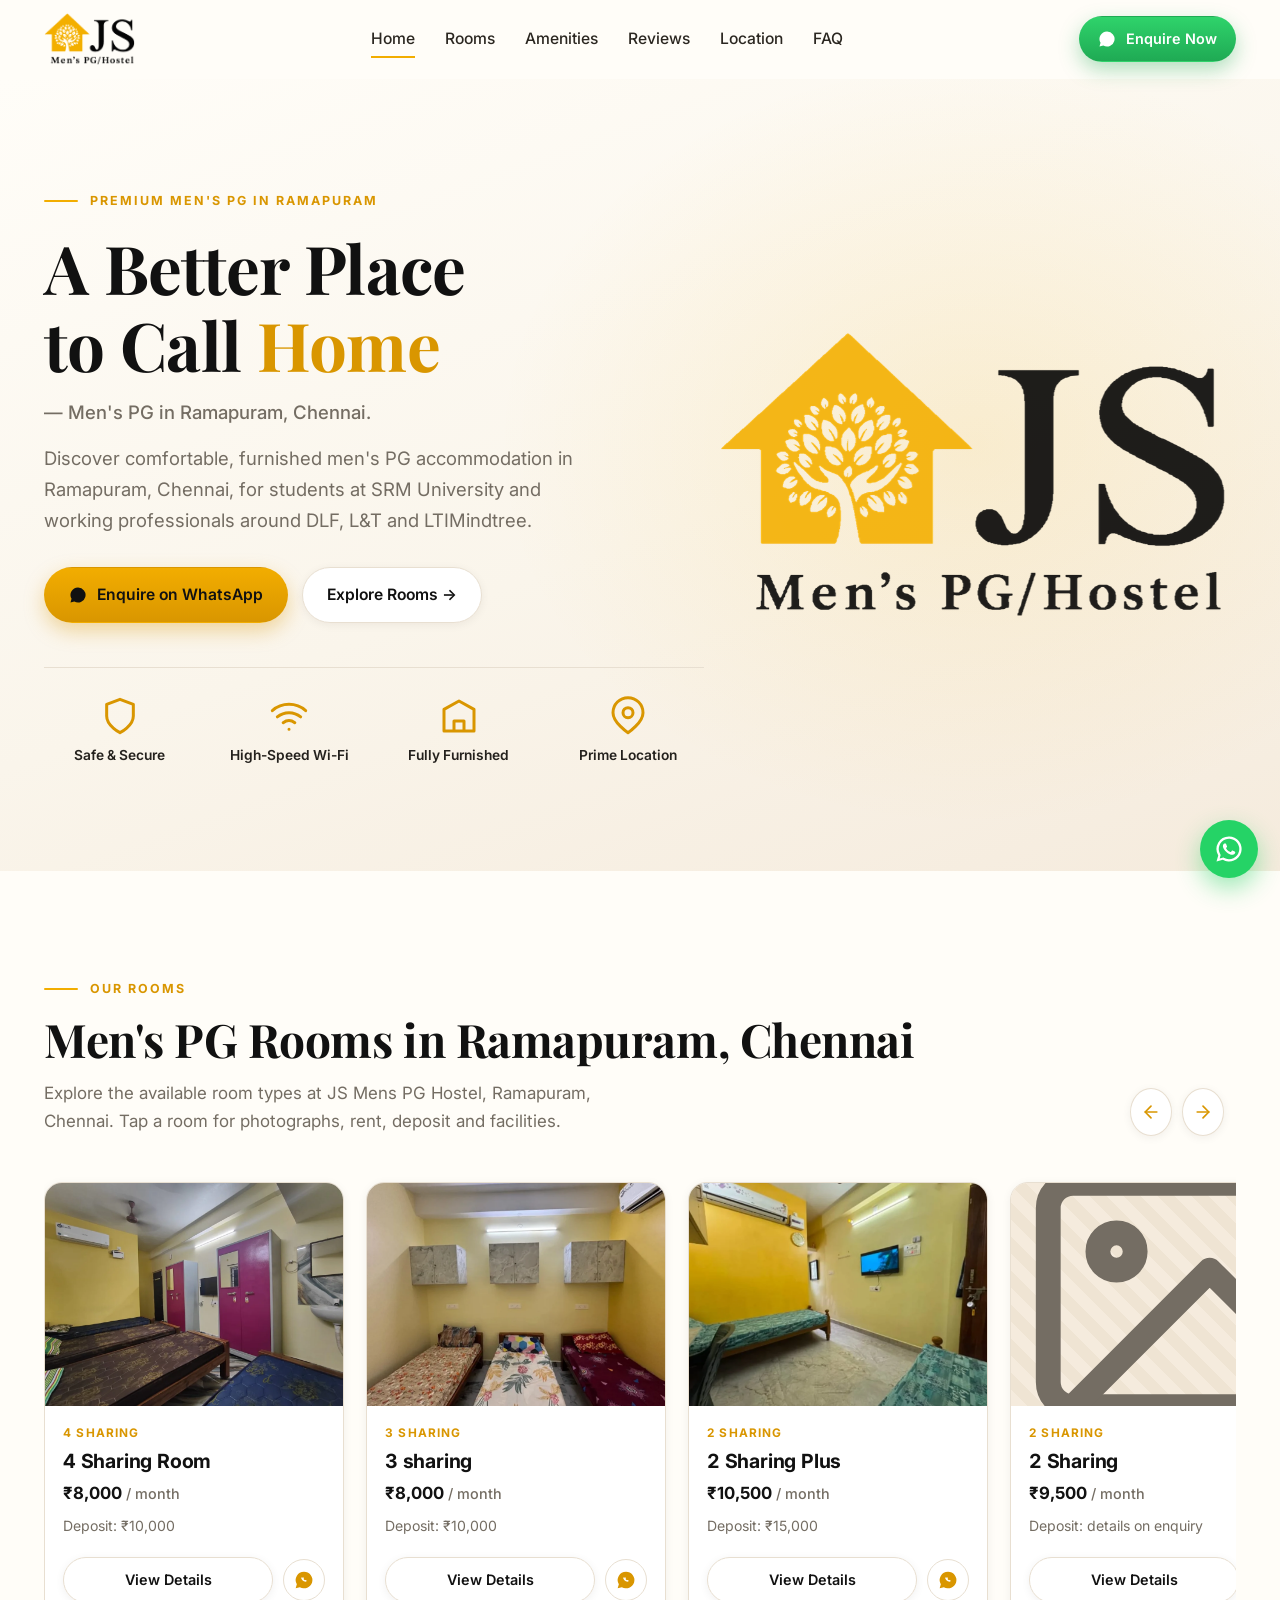
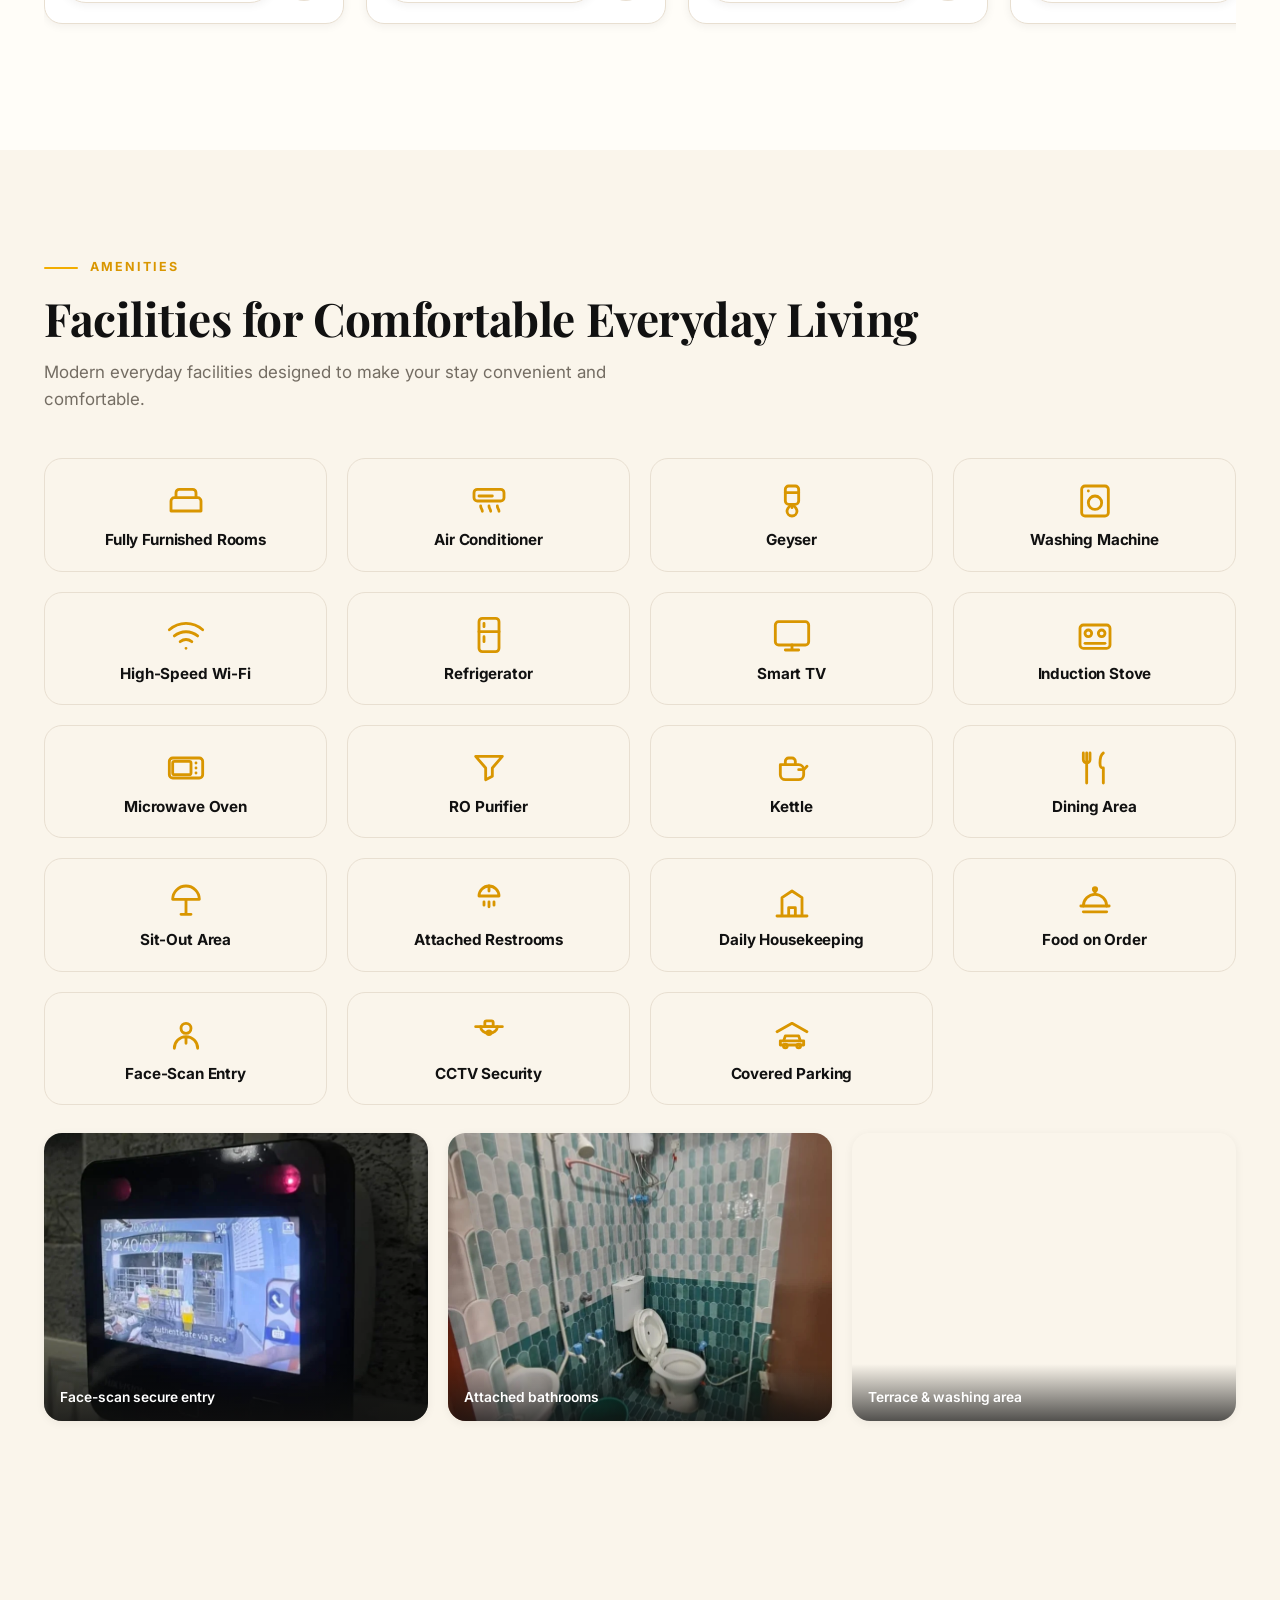
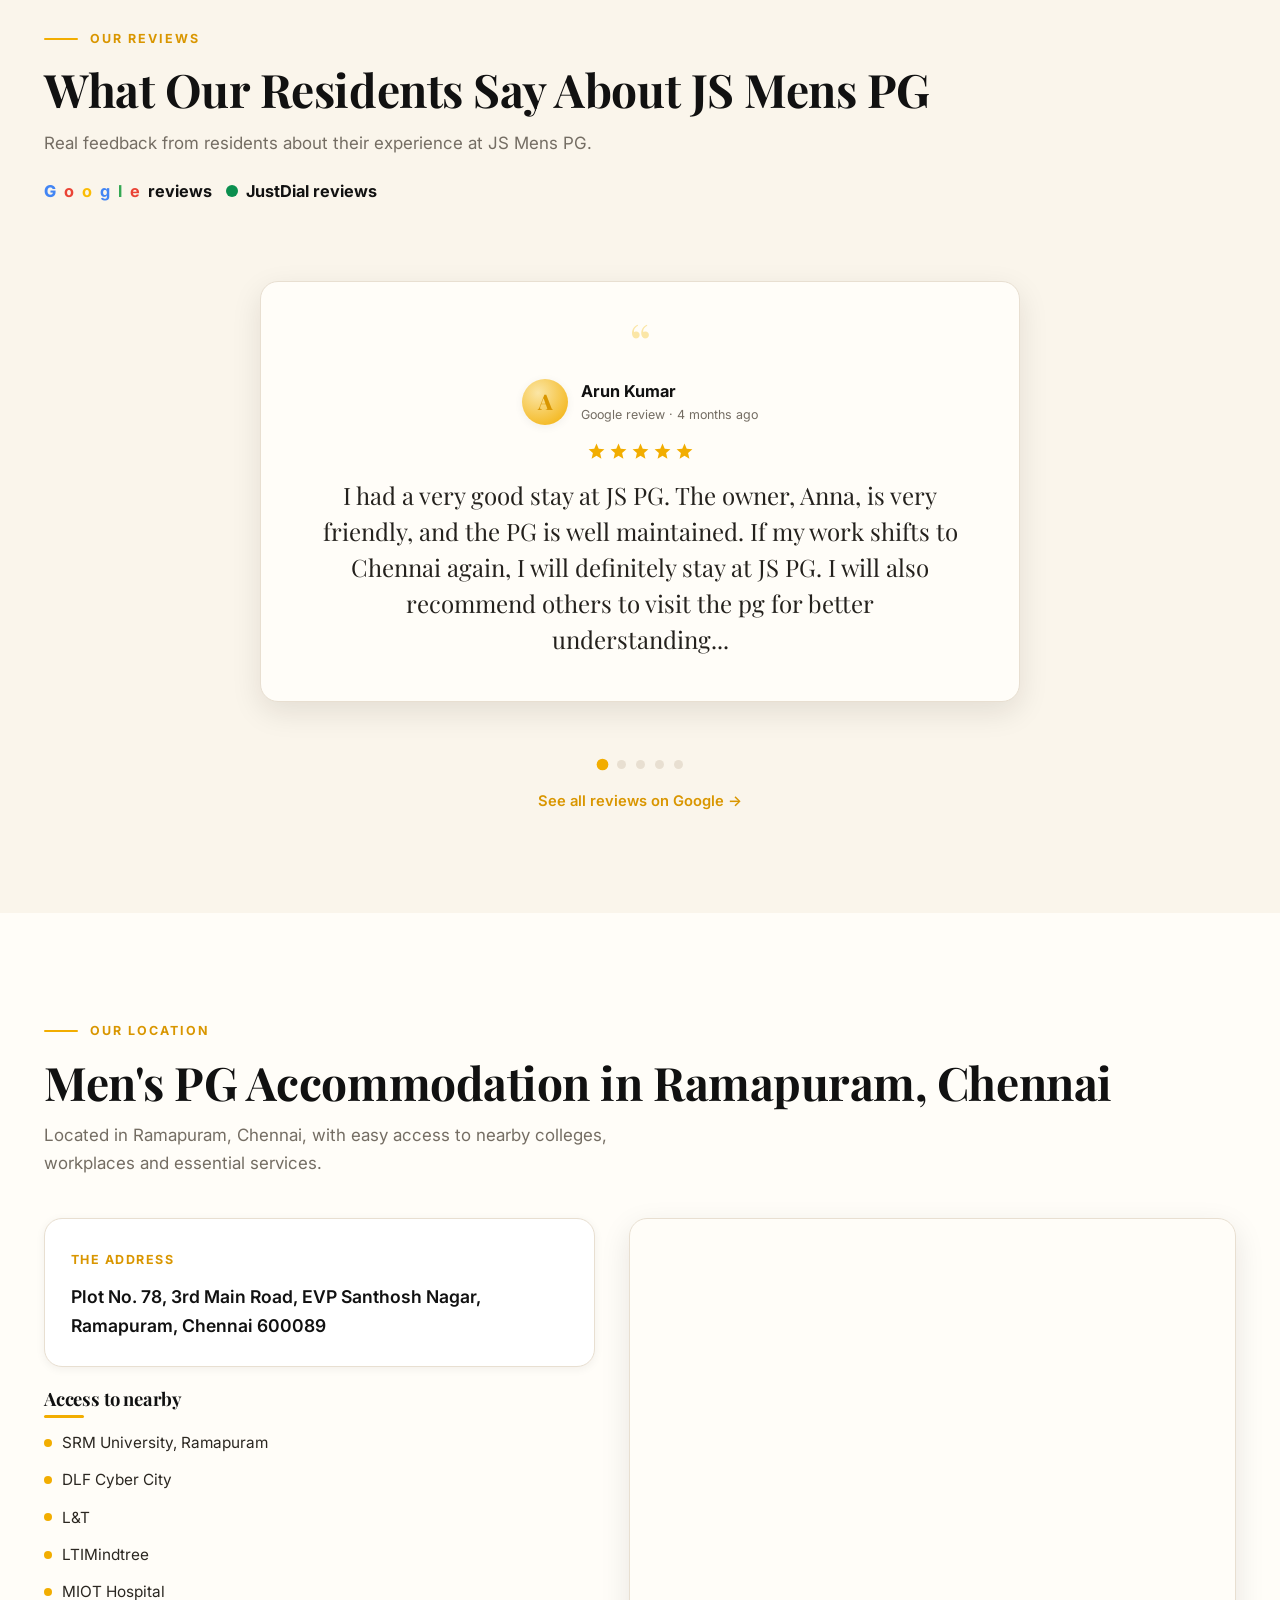
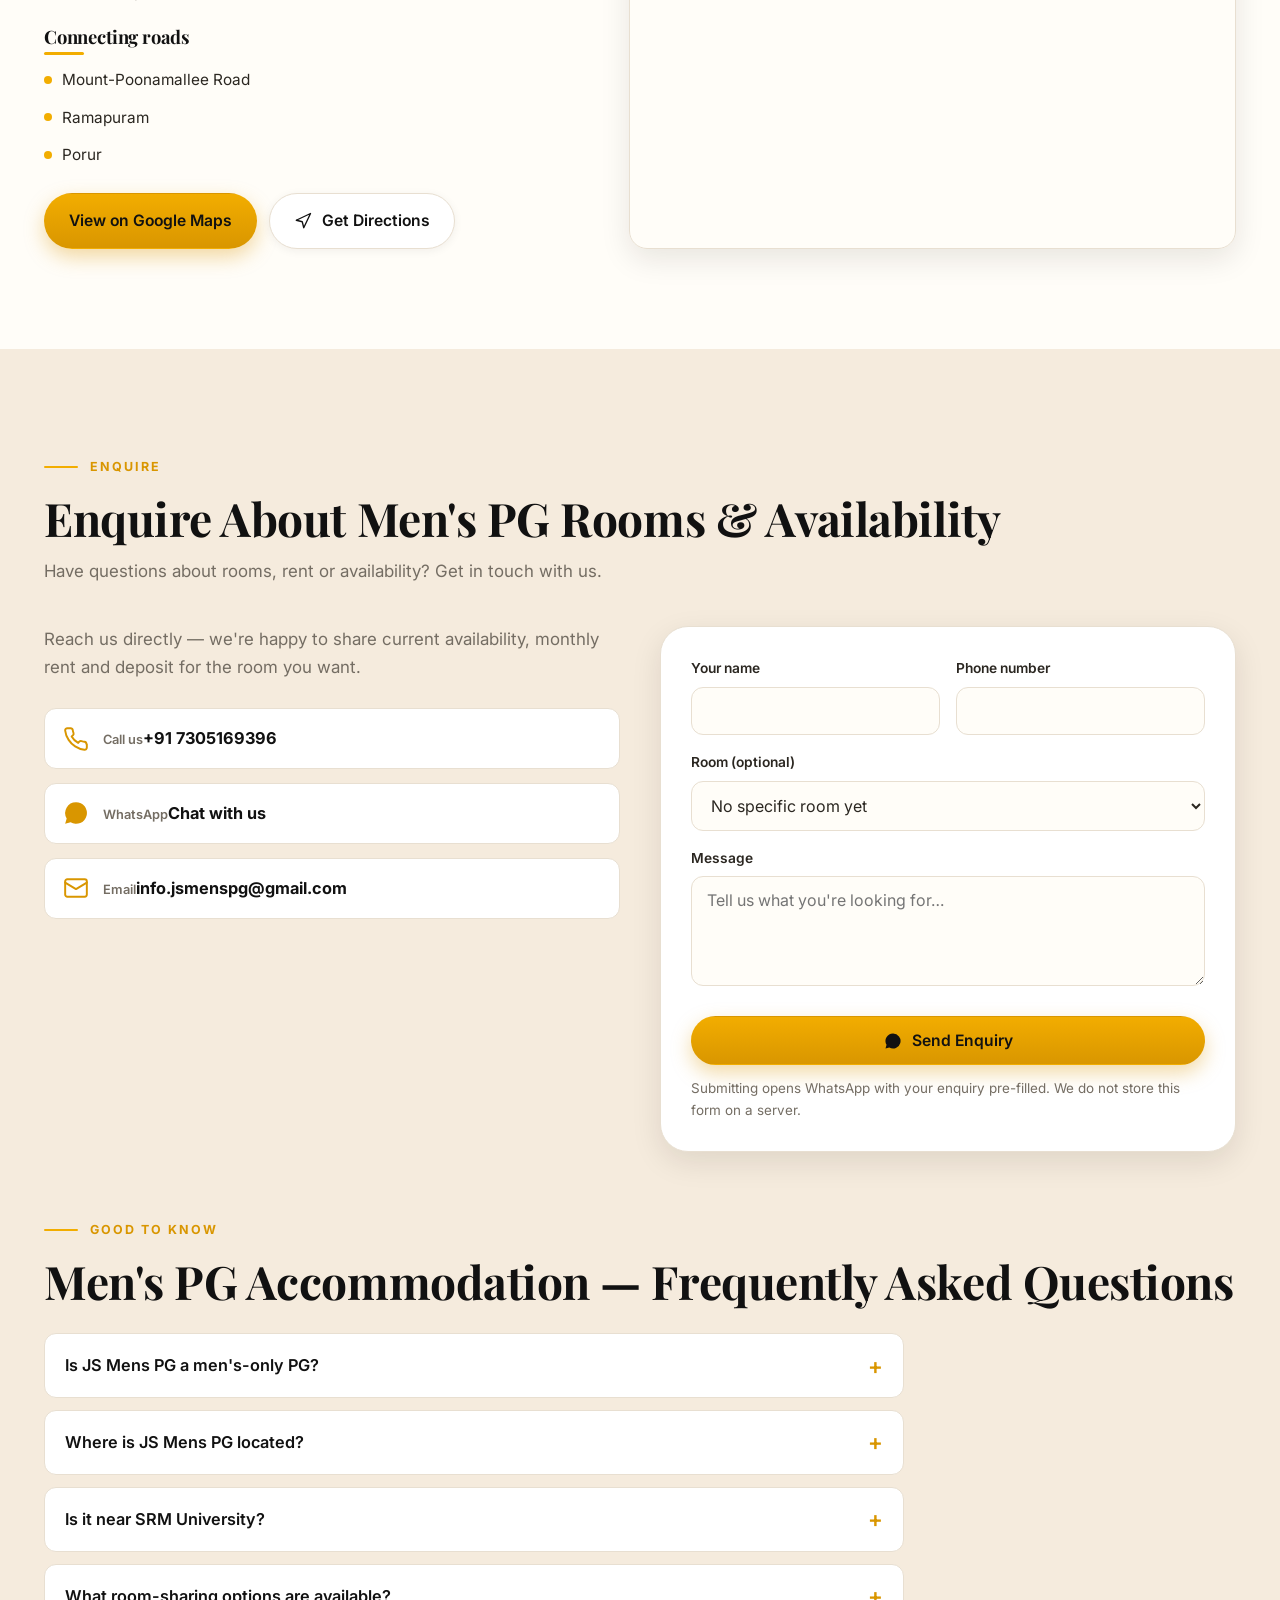
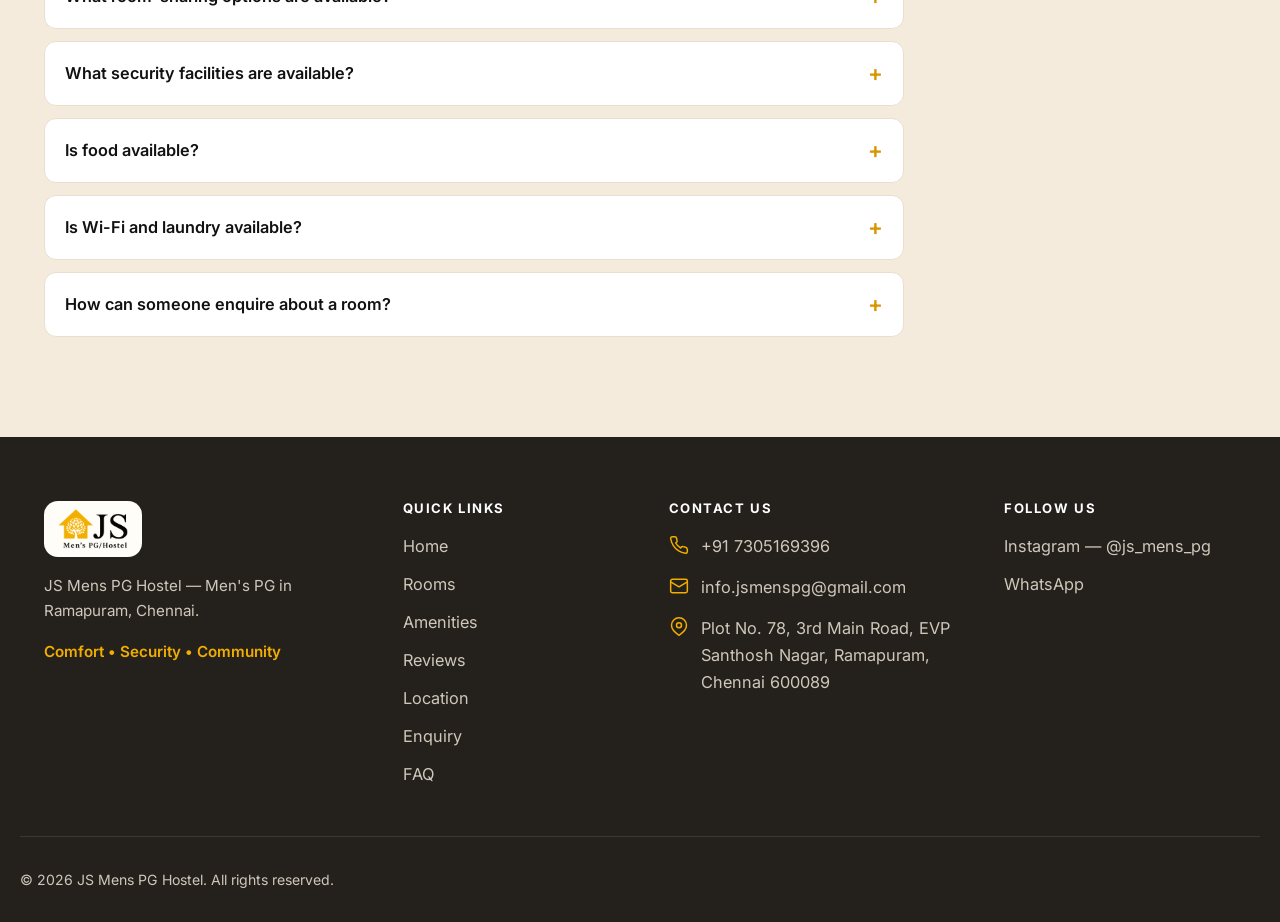
<file: index.html>
<!doctype html>
<html lang="en-IN">
<head>
<meta charset="UTF-8" />
<meta name="viewport" content="width=device-width, initial-scale=1.0" />
<meta name="theme-color" content="#f2ad00" />
<title>Men's PG in Ramapuram, Chennai | Near SRM, DLF &amp; MIOT | JS Mens PG</title>
<meta name="description" content="Secure, furnished men's PG in Ramapuram, Chennai with face-scan entry, CCTV, Wi-Fi, laundry and food on order. Near SRM, DLF, L&amp;T and MIOT. Call or WhatsApp to enquire." />
<meta name="robots" content="index, follow" />
<meta name="author" content="JS Mens PG Hostel" />
<link rel="canonical" href="https://jsmenspg.vercel.app/" />
<meta property="og:type" content="website" />
<meta property="og:site_name" content="JS Mens PG Hostel" />
<meta property="og:locale" content="en_IN" />
<meta property="og:url" content="https://jsmenspg.vercel.app/" />
<meta property="og:title" content="Men's PG in Ramapuram, Chennai | Near SRM, DLF &amp; MIOT | JS Mens PG" />
<meta property="og:description" content="Secure, furnished men's PG in Ramapuram, Chennai with face-scan entry, CCTV, Wi-Fi, laundry and food on order. Near SRM, DLF, L&amp;T and MIOT." />
<meta property="og:image" content="https://jsmenspg.vercel.app/assets/gallery_entrance.jpg" />
<meta name="twitter:card" content="summary_large_image" />
<meta name="twitter:title" content="Men's PG in Ramapuram, Chennai | JS Mens PG" />
<meta name="twitter:description" content="Secure, furnished men's PG near SRM, DLF, L&amp;T and MIOT. Face-scan entry, Wi-Fi, laundry and food on order." />
<meta name="twitter:image" content="https://jsmenspg.vercel.app/assets/gallery_entrance.jpg" />
<link rel="preconnect" href="https://fonts.googleapis.com" />
<link rel="preconnect" href="https://fonts.gstatic.com" crossorigin />
<link href="https://fonts.googleapis.com/css2?family=Playfair+Display:wght@600;700;800&family=Inter:wght@400;500;600;700&display=swap" rel="stylesheet" />
<link rel="stylesheet" href="styles.css?v=36" />
<script type="application/ld+json">
{
  "@context": "https://schema.org",
  "@graph": [
    {
      "@type": "LodgingBusiness",
      "@id": "https://jsmenspg.vercel.app/#business",
      "name": "JS Mens PG Hostel",
      "description": "Men's-only PG (paying guest) accommodation in Ramapuram, Chennai for students and working professionals, with furnished rooms, face-scan entry, CCTV, Wi-Fi, washing machines and food on order.",
      "url": "https://jsmenspg.vercel.app/",
      "telephone": "+917305169396",
      "email": "info.jsmenspg@gmail.com",
      "image": "https://jsmenspg.vercel.app/assets/gallery_entrance.jpg",
      "logo": "https://jsmenspg.vercel.app/assets/logo.png",
      "address": {
        "@type": "PostalAddress",
        "streetAddress": "Plot No. 78, 3rd Main Road, EVP Santhosh Nagar, Ramapuram",
        "addressLocality": "Chennai",
        "addressRegion": "Tamil Nadu",
        "postalCode": "600089",
        "addressCountry": "IN"
      },
      "priceRange": "₹7,500 – ₹10,500 / month",
      "areaServed": ["Ramapuram", "Porur", "Chennai"],
      "audience": { "@type": "PeopleAudience", "suggestedGender": "male" },
      "sameAs": ["https://www.instagram.com/js_mens_pg/"],
      "amenityFeature": [
        { "@type": "LocationFeatureSpecification", "name": "Fully furnished rooms", "value": true },
        { "@type": "LocationFeatureSpecification", "name": "Air conditioner", "value": true },
        { "@type": "LocationFeatureSpecification", "name": "Geyser", "value": true },
        { "@type": "LocationFeatureSpecification", "name": "Washing machine", "value": true },
        { "@type": "LocationFeatureSpecification", "name": "High-speed Wi-Fi", "value": true },
        { "@type": "LocationFeatureSpecification", "name": "Refrigerator", "value": true },
        { "@type": "LocationFeatureSpecification", "name": "Smart TV", "value": true },
        { "@type": "LocationFeatureSpecification", "name": "Induction stove", "value": true },
        { "@type": "LocationFeatureSpecification", "name": "Microwave oven", "value": true },
        { "@type": "LocationFeatureSpecification", "name": "RO water purifier", "value": true },
        { "@type": "LocationFeatureSpecification", "name": "Kettle", "value": true },
        { "@type": "LocationFeatureSpecification", "name": "Dining area", "value": true },
        { "@type": "LocationFeatureSpecification", "name": "Sit-out area", "value": true },
        { "@type": "LocationFeatureSpecification", "name": "Attached restrooms", "value": true },
        { "@type": "LocationFeatureSpecification", "name": "Daily housekeeping", "value": true },
        { "@type": "LocationFeatureSpecification", "name": "Food on order", "value": true },
        { "@type": "LocationFeatureSpecification", "name": "Face-scan entry", "value": true },
        { "@type": "LocationFeatureSpecification", "name": "CCTV security", "value": true },
        { "@type": "LocationFeatureSpecification", "name": "Covered parking", "value": true }
      ]
    },
    {
      "@type": "BreadcrumbList",
      "itemListElement": [
        { "@type": "ListItem", "position": 1, "name": "Home", "item": "https://jsmenspg.vercel.app/" }
      ]
    },
    {
      "@type": "FAQPage",
      "mainEntity": [
        { "@type": "Question", "name": "Is JS Mens PG a men's-only PG?", "acceptedAnswer": { "@type": "Answer", "text": "Yes. JS Mens PG Hostel is a men's-only paying guest (PG) accommodation in Ramapuram, Chennai." } },
        { "@type": "Question", "name": "Where is JS Mens PG located?", "acceptedAnswer": { "@type": "Answer", "text": "Plot No. 78, 3rd Main Road, EVP Santhosh Nagar, Ramapuram, Chennai 600089, near Mount-Poonamallee Road, with convenient access to DLF offices, L&T, LTIMindtree, MIOT Hospital and SRM University." } },
        { "@type": "Question", "name": "Is it near SRM University?", "acceptedAnswer": { "@type": "Answer", "text": "Yes. SRM University in Ramapuram is close by, along with MIOT and SRM hospitals." } },
        { "@type": "Question", "name": "What room-sharing options are available?", "acceptedAnswer": { "@type": "Answer", "text": "2-sharing, 2-sharing Plus, 3-sharing, 3-sharing Plus, 4-sharing and executive 1BHK units, each furnished with beds and wardrobes. Current availability, rent and deposit are shared on enquiry." } },
        { "@type": "Question", "name": "What security facilities are available?", "acceptedAnswer": { "@type": "Answer", "text": "Face-scan entry to the PG, CCTV coverage and controlled access." } },
        { "@type": "Question", "name": "Is food available?", "acceptedAnswer": { "@type": "Answer", "text": "Food on order service is available. Meals are not a fixed daily included service; food can be ordered when needed." } },
        { "@type": "Question", "name": "Is Wi-Fi and laundry available?", "acceptedAnswer": { "@type": "Answer", "text": "Yes. Wi-Fi is available in rooms and common areas, and washing machines are available for everyday laundry." } },
        { "@type": "Question", "name": "How can someone enquire about a room?", "acceptedAnswer": { "@type": "Answer", "text": "Call or WhatsApp +91 7305169396, or use any Enquire on WhatsApp button on this website." } }
      ]
    },
    {
      "@type": "ItemList",
      "name": "Men's PG room types and monthly rent in Ramapuram, Chennai",
      "itemListElement": [
        { "@type": "ListItem", "position": 1, "url": "https://jsmenspg.vercel.app/room.html?room=4-sharing", "item": { "@type": "Offer", "name": "4 Sharing Room", "price": "8000", "priceCurrency": "INR", "description": "4-sharing men's PG room in Ramapuram, Chennai. Monthly rent ₹8,000; deposit ₹10,000." } },
        { "@type": "ListItem", "position": 2, "url": "https://jsmenspg.vercel.app/room.html?room=3-sharing", "item": { "@type": "Offer", "name": "3 sharing", "price": "8000", "priceCurrency": "INR", "description": "3-sharing men's PG room in Ramapuram, Chennai. Monthly rent ₹8,000; deposit ₹10,000." } },
        { "@type": "ListItem", "position": 3, "url": "https://jsmenspg.vercel.app/room.html?room=2-sharing-plus", "item": { "@type": "Offer", "name": "2 Sharing Plus", "price": "10500", "priceCurrency": "INR", "description": "2-sharing Plus furnished men's PG room in Ramapuram, Chennai. Monthly rent ₹10,500; deposit ₹15,000." } },
        { "@type": "ListItem", "position": 4, "url": "https://jsmenspg.vercel.app/room.html?room=2-sharing", "item": { "@type": "Offer", "name": "2 Sharing", "price": "9500", "priceCurrency": "INR", "description": "2-sharing furnished men's PG room in Ramapuram, Chennai. Monthly rent ₹9,500; deposit on enquiry." } },
        { "@type": "ListItem", "position": 5, "url": "https://jsmenspg.vercel.app/room.html?room=3-sharing-plus", "item": { "@type": "Offer", "name": "3 Sharing Plus", "price": "9000", "priceCurrency": "INR", "description": "3-sharing Plus furnished men's PG room in Ramapuram, Chennai. Monthly rent ₹9,000; deposit ₹15,000." } },
        { "@type": "ListItem", "position": 6, "url": "https://jsmenspg.vercel.app/room.html?room=executive-1bhk-unit-1", "item": { "@type": "Offer", "name": "Executive 1BHK Unit-1", "price": "7500", "priceCurrency": "INR", "description": "Executive 1BHK accommodation unit in Ramapuram, Chennai. Monthly rent ₹7,500; deposit on enquiry." } },
        { "@type": "ListItem", "position": 7, "url": "https://jsmenspg.vercel.app/room.html?room=1bhk-unit-2", "item": { "@type": "Offer", "name": "1 BHK Unit-2", "price": "8500", "priceCurrency": "INR", "description": "1BHK accommodation unit in Ramapuram, Chennai. Monthly rent ₹8,500; deposit on enquiry." } }
      ]
    }
  ]
}
</script>
</head>
<body>
<div class="scroll-progress" id="scrollProgress" aria-hidden="true"></div>
<a class="skip-link" href="#rooms">Skip to rooms</a>

<header class="site-header">
  <div class="container header-inner">
    <a class="brand" href="#top" aria-label="JS Mens PG Hostel — home">
      <img src="assets/logo.png" alt="JS Mens PG Hostel logo" width="800" height="450" />
    </a>

    <nav class="nav" id="primaryNav" aria-label="Primary">
      <a href="#top" class="is-active">Home</a>
      <a href="#rooms">Rooms</a>
      <a href="#amenities">Amenities</a>
      <a href="#reviews">Reviews</a>
      <a href="#location">Location</a>
      <a href="#faq">FAQ</a>
    </nav>

    <div class="header-cta">
      <a class="btn btn--whatsapp btn--sm" id="headerWaBtn" href="#">
        <svg viewBox="0 0 24 24" fill="currentColor" aria-hidden="true"><path d="M12 2a10 10 0 0 0-8.6 15.1L2 22l5.05-1.36A10 10 0 1 0 12 2z"/></svg>
        Enquire Now
      </a>
      <button class="menu-toggle" id="menuToggle" aria-label="Open menu" aria-expanded="false" aria-controls="primaryNav"><span></span></button>
    </div>
  </div>
</header>

<main id="top">

  <!-- ============================ HERO ============================ -->
  <section class="hero">
    <img class="hero-mark" src="assets/logo.png" alt="" aria-hidden="true" decoding="async" />
    <div class="container hero-inner">
      <div class="hero-copy">
        <span class="eyebrow">Premium Men's PG in Ramapuram</span>
        <h1>A Better Place<br />to Call <span class="accent">Home</span><span class="hero-sub">&mdash; Men's PG in Ramapuram, Chennai.</span></h1>
        <p class="hero-lede">Discover comfortable, furnished men's PG accommodation in Ramapuram, Chennai, for students at SRM University and working professionals around DLF, L&amp;T and LTIMindtree.</p>
        <div class="hero-actions">
          <a class="btn btn--gold" id="heroWaBtn" href="#">
            <svg viewBox="0 0 24 24" fill="currentColor" aria-hidden="true"><path d="M12 2a10 10 0 0 0-8.6 15.1L2 22l5.05-1.36A10 10 0 1 0 12 2z"/></svg>
            Enquire on WhatsApp
          </a>
          <a class="btn btn--ghost" href="#rooms">Explore Rooms →</a>
        </div>

        <div class="hero-benefits">
          <div class="benefit">
            <svg class="ico" viewBox="0 0 24 24" fill="none" stroke="currentColor" stroke-width="1.8" stroke-linecap="round" stroke-linejoin="round" aria-hidden="true"><path d="M12 22s8-4 8-10V5l-8-3-8 3v7c0 6 8 10 8 10z"/></svg>
            Safe &amp; Secure
          </div>
          <div class="benefit">
            <svg class="ico" viewBox="0 0 24 24" fill="none" stroke="currentColor" stroke-width="1.8" stroke-linecap="round" stroke-linejoin="round" aria-hidden="true"><path d="M5 12.55a11 11 0 0 1 14 0M8.5 16a6 6 0 0 1 7 0M12 20h.01M2 8.82a15 15 0 0 1 20 0"/></svg>
            High-Speed Wi-Fi
          </div>
          <div class="benefit">
            <svg class="ico" viewBox="0 0 24 24" fill="none" stroke="currentColor" stroke-width="1.8" stroke-linecap="round" stroke-linejoin="round" aria-hidden="true"><path d="M3 21V8l9-5 9 5v13M3 21h18M9 21v-6h6v6"/></svg>
            Fully Furnished
          </div>
          <div class="benefit">
            <svg class="ico" viewBox="0 0 24 24" fill="none" stroke="currentColor" stroke-width="1.8" stroke-linecap="round" stroke-linejoin="round" aria-hidden="true"><path d="M21 10c0 6-9 12-9 12s-9-6-9-12a9 9 0 0 1 18 0z"/><circle cx="12" cy="10" r="3"/></svg>
            Prime Location
          </div>
        </div>
      </div>
    </div>
  </section>

  <!-- ======================= ROOM CATALOGUE ======================= -->
  <section class="section" id="rooms">
    <div class="container">
      <div class="section-head reveal">
        <div>
          <span class="eyebrow">Our Rooms</span>
          <h2 class="section-title">Men's PG Rooms in Ramapuram, Chennai</h2>
          <p class="section-sub">Explore the available room types at JS Mens PG Hostel, Ramapuram, Chennai. Tap a room for photographs, rent, deposit and facilities.</p>
        </div>
        <div class="carousel-nav" aria-hidden="false">
          <button class="icon-btn" id="carPrev" aria-label="Previous rooms"><svg viewBox="0 0 24 24" fill="none" stroke="currentColor" stroke-width="2" stroke-linecap="round" stroke-linejoin="round"><line x1="19" y1="12" x2="5" y2="12"/><polyline points="12 19 5 12 12 5"/></svg></button>
          <button class="icon-btn" id="carNext" aria-label="Next rooms"><svg viewBox="0 0 24 24" fill="none" stroke="currentColor" stroke-width="2" stroke-linecap="round" stroke-linejoin="round"><line x1="5" y1="12" x2="19" y2="12"/><polyline points="12 5 19 12 12 19"/></svg></button>
        </div>
      </div>

      <div class="carousel">
        <div class="carousel-track" id="roomGrid" role="list"></div>
      </div>
    </div>
  </section>

  <!-- ========================= AMENITIES ========================= -->
  <section class="section section--cream" id="amenities">
    <div class="container">
      <div class="reveal">
        <span class="eyebrow">Amenities</span>
        <h2 class="section-title">Facilities for Comfortable Everyday Living</h2>
        <p class="section-sub">Modern everyday facilities designed to make your stay convenient and comfortable.</p>
      </div>

      <div class="amenities-grid">
        <div class="amenity reveal">
          <svg class="ico" viewBox="0 0 24 24" fill="none" stroke="currentColor" stroke-width="1.7" stroke-linecap="round" stroke-linejoin="round" aria-hidden="true"><path d="M3 18v-6a2 2 0 0 1 2-2h14a2 2 0 0 1 2 2v6M3 18h18M6 10V7a2 2 0 0 1 2-2h8a2 2 0 0 1 2 2v3"/></svg>
          <h3>Fully Furnished Rooms</h3>
        </div>
        <div class="amenity reveal">
          <svg class="ico" viewBox="0 0 24 24" fill="none" stroke="currentColor" stroke-width="1.7" stroke-linecap="round" stroke-linejoin="round" aria-hidden="true"><rect x="3" y="5" width="18" height="7" rx="2"/><path d="M6 9h8"/><path d="M7 15c0 1.6 1 1.6 1 3.2M12 15c0 1.6 1 1.6 1 3.2M17 15c0 1.6 1 1.6 1 3.2"/></svg>
          <h3>Air Conditioner</h3>
        </div>
        <div class="amenity reveal">
          <svg class="ico" viewBox="0 0 24 24" fill="none" stroke="currentColor" stroke-width="1.7" stroke-linecap="round" stroke-linejoin="round" aria-hidden="true"><rect x="8" y="3" width="8" height="11" rx="2"/><path d="M8 7h8"/><path d="M12 14v2"/><path d="M12 21a3 3 0 0 0 3-3c0-1.7-3-4-3-4s-3 2.3-3 4a3 3 0 0 0 3 3z"/></svg>
          <h3>Geyser</h3>
        </div>
        <div class="amenity reveal">
          <svg class="ico" viewBox="0 0 24 24" fill="none" stroke="currentColor" stroke-width="1.7" stroke-linecap="round" stroke-linejoin="round" aria-hidden="true"><rect x="4" y="3" width="16" height="18" rx="2"/><circle cx="12" cy="13" r="4"/><path d="M8 6h.01"/></svg>
          <h3>Washing Machine</h3>
        </div>
        <div class="amenity reveal">
          <svg class="ico" viewBox="0 0 24 24" fill="none" stroke="currentColor" stroke-width="1.7" stroke-linecap="round" stroke-linejoin="round" aria-hidden="true"><path d="M5 12.55a11 11 0 0 1 14 0M8.5 16a6 6 0 0 1 7 0M12 20h.01M2 8.82a15 15 0 0 1 20 0"/></svg>
          <h3>High-Speed Wi-Fi</h3>
        </div>
        <div class="amenity reveal">
          <svg class="ico" viewBox="0 0 24 24" fill="none" stroke="currentColor" stroke-width="1.7" stroke-linecap="round" stroke-linejoin="round" aria-hidden="true"><rect x="6" y="2" width="12" height="20" rx="2"/><path d="M6 10h12"/><path d="M9 5v2M9 13v3"/></svg>
          <h3>Refrigerator</h3>
        </div>
        <div class="amenity reveal">
          <svg class="ico" viewBox="0 0 24 24" fill="none" stroke="currentColor" stroke-width="1.7" stroke-linecap="round" stroke-linejoin="round" aria-hidden="true"><rect x="2" y="4" width="20" height="14" rx="2"/><path d="M8 21h8M12 18v3"/></svg>
          <h3>Smart TV</h3>
        </div>
        <div class="amenity reveal">
          <svg class="ico" viewBox="0 0 24 24" fill="none" stroke="currentColor" stroke-width="1.7" stroke-linecap="round" stroke-linejoin="round" aria-hidden="true"><rect x="3" y="6" width="18" height="14" rx="2"/><circle cx="8" cy="11" r="2"/><circle cx="16" cy="11" r="2"/><path d="M6 17h12"/></svg>
          <h3>Induction Stove</h3>
        </div>
        <div class="amenity reveal">
          <svg class="ico" viewBox="0 0 24 24" fill="none" stroke="currentColor" stroke-width="1.7" stroke-linecap="round" stroke-linejoin="round" aria-hidden="true"><rect x="2" y="6" width="20" height="12" rx="2"/><rect x="4" y="8" width="11" height="8" rx="1"/><path d="M18 9v.01M18 12v.01M18 15v.01"/></svg>
          <h3>Microwave Oven</h3>
        </div>
        <div class="amenity reveal">
          <svg class="ico" viewBox="0 0 24 24" fill="none" stroke="currentColor" stroke-width="1.7" stroke-linecap="round" stroke-linejoin="round" aria-hidden="true"><path d="M4 5h16l-6 7v5l-4 2v-7z"/></svg>
          <h3>RO Purifier</h3>
        </div>
        <div class="amenity reveal">
          <svg class="ico" viewBox="0 0 24 24" fill="none" stroke="currentColor" stroke-width="1.7" stroke-linecap="round" stroke-linejoin="round" aria-hidden="true"><path d="M5 10h11a3 3 0 0 1 3 3v3a3 3 0 0 1-3 3H8a3 3 0 0 1-3-3z"/><path d="M16 13h3l2-2"/><path d="M8 10V8a2 2 0 0 1 2-2h2a2 2 0 0 1 2 2v2"/></svg>
          <h3>Kettle</h3>
        </div>
        <div class="amenity reveal">
          <svg class="ico" viewBox="0 0 24 24" fill="none" stroke="currentColor" stroke-width="1.7" stroke-linecap="round" stroke-linejoin="round" aria-hidden="true"><path d="M7 3v18M5 3v4a2 2 0 0 0 4 0V3"/><path d="M17 3c-1.5 1-2 3.5-2 6s.5 3 2 3v9"/></svg>
          <h3>Dining Area</h3>
        </div>
        <div class="amenity reveal">
          <svg class="ico" viewBox="0 0 24 24" fill="none" stroke="currentColor" stroke-width="1.7" stroke-linecap="round" stroke-linejoin="round" aria-hidden="true"><path d="M12 3a8 8 0 0 1 8 8H4a8 8 0 0 1 8-8z"/><path d="M12 11v9M9 20h6"/></svg>
          <h3>Sit-Out Area</h3>
        </div>
        <div class="amenity reveal">
          <svg class="ico" viewBox="0 0 24 24" fill="none" stroke="currentColor" stroke-width="1.7" stroke-linecap="round" stroke-linejoin="round" aria-hidden="true"><path d="M12 3v3"/><path d="M6 9a6 6 0 0 1 12 0z"/><path d="M9 12.5v2M12 12.5v3M15 12.5v2"/></svg>
          <h3>Attached Restrooms</h3>
        </div>
        <div class="amenity reveal">
          <svg class="ico" viewBox="0 0 24 24" fill="none" stroke="currentColor" stroke-width="1.7" stroke-linecap="round" stroke-linejoin="round" aria-hidden="true"><path d="M3 21h18M6 21V10l6-4 6 4v11M10 21v-5h4v5"/></svg>
          <h3>Daily Housekeeping</h3>
        </div>
        <div class="amenity reveal">
          <svg class="ico" viewBox="0 0 24 24" fill="none" stroke="currentColor" stroke-width="1.7" stroke-linecap="round" stroke-linejoin="round" aria-hidden="true"><circle cx="12" cy="5" r="1"/><path d="M12 6v1.2"/><path d="M5 15a7 7 0 0 1 14 0"/><path d="M3.5 15h17"/><path d="M5 18.5h14"/></svg>
          <h3>Food on Order</h3>
        </div>
        <div class="amenity reveal">
          <svg class="ico" viewBox="0 0 24 24" fill="none" stroke="currentColor" stroke-width="1.7" stroke-linecap="round" stroke-linejoin="round" aria-hidden="true"><path d="M12 11c1.7 0 3-1.3 3-3s-1.3-3-3-3-3 1.3-3 3 1.3 3 3 3zM5 20a7 7 0 0 1 14 0M12 14v3"/></svg>
          <h3>Face-Scan Entry</h3>
        </div>
        <div class="amenity reveal">
          <svg class="ico" viewBox="0 0 24 24" fill="none" stroke="currentColor" stroke-width="1.7" stroke-linecap="round" stroke-linejoin="round" aria-hidden="true"><rect x="9.5" y="3.5" width="5" height="3.5" rx="1"/><path d="M4 7h16"/><path d="M7 7a5 4 0 0 0 10 0"/><circle cx="12" cy="10.6" r="1.1"/></svg>
          <h3>CCTV Security</h3>
        </div>
        <div class="amenity reveal">
          <svg class="ico" viewBox="0 0 24 24" fill="none" stroke="currentColor" stroke-width="1.7" stroke-linecap="round" stroke-linejoin="round" aria-hidden="true"><path d="M3 10l9-5 9 5"/><path d="M7 15.5l1-3h8l1 3"/><path d="M5 15.5h14V18H5z"/><circle cx="8" cy="18.6" r="1.1"/><circle cx="16" cy="18.6" r="1.1"/></svg>
          <h3>Covered Parking</h3>
        </div>
      </div>

      <div class="amenity-photo-band reveal">
        <figure class="amenity-photo">
          <img src="assets/stay_secure.webp" alt="Face-scan entry terminal with CCTV feed at the JS Mens PG entrance" width="871" height="930" loading="lazy" decoding="async" />
          <figcaption>Face-scan secure entry</figcaption>
        </figure>
        <figure class="amenity-photo">
          <img src="assets/gallery_bathroom.webp" alt="Attached bathroom with geyser and washbasin in a JS Mens PG room" width="772" height="1024" loading="lazy" decoding="async" />
          <figcaption>Attached bathrooms</figcaption>
        </figure>
        <figure class="amenity-photo">
          <img src="assets/gallery_common.webp" alt="Open rooftop terrace and washing area at JS Mens PG Hostel" width="944" height="1024" loading="lazy" decoding="async" />
          <figcaption>Terrace &amp; washing area</figcaption>
        </figure>
      </div>
    </div>
  </section>

  <!-- ========================== REVIEWS ========================== -->
  <section class="section reviews" id="reviews">
    <div class="container">
      <div class="reveal">
        <span class="eyebrow">Our Reviews</span>
        <h2 class="section-title">What Our Residents Say About JS Mens PG</h2>
        <p class="section-sub">Real feedback from residents about their experience at JS Mens PG.</p>
        <div class="reviews-summary">
          <span class="google-badge"><span class="g" style="color:#4285F4">G</span><span style="color:#EA4335">o</span><span style="color:#FBBC05">o</span><span style="color:#4285F4">g</span><span style="color:#34A853">l</span><span style="color:#EA4335">e</span> reviews</span>
          <span class="justdial-badge"><span class="jd-dot" aria-hidden="true"></span>JustDial reviews</span>
        </div>
      </div>

      <div class="reviews-carousel reveal" id="reviewsCarousel">
        <div class="reviews-viewport">
          <figure class="review-card is-active">
            <div class="review-head">
              <span class="review-avatar" aria-hidden="true">A</span>
              <div class="review-id">
                <span class="review-name">Arun Kumar</span>
                <span class="review-sub">Google review · 4 months ago</span>
              </div>
            </div>
            <div class="review-stars" role="img" aria-label="Rated 5 out of 5 stars">
              <svg class="star" viewBox="0 0 24 24" fill="currentColor" aria-hidden="true"><path d="M12 17.27 18.18 21l-1.64-7.03L22 9.24l-7.19-.61L12 2 9.19 8.63 2 9.24l5.46 4.73L5.82 21z"/></svg>
              <svg class="star" viewBox="0 0 24 24" fill="currentColor" aria-hidden="true"><path d="M12 17.27 18.18 21l-1.64-7.03L22 9.24l-7.19-.61L12 2 9.19 8.63 2 9.24l5.46 4.73L5.82 21z"/></svg>
              <svg class="star" viewBox="0 0 24 24" fill="currentColor" aria-hidden="true"><path d="M12 17.27 18.18 21l-1.64-7.03L22 9.24l-7.19-.61L12 2 9.19 8.63 2 9.24l5.46 4.73L5.82 21z"/></svg>
              <svg class="star" viewBox="0 0 24 24" fill="currentColor" aria-hidden="true"><path d="M12 17.27 18.18 21l-1.64-7.03L22 9.24l-7.19-.61L12 2 9.19 8.63 2 9.24l5.46 4.73L5.82 21z"/></svg>
              <svg class="star" viewBox="0 0 24 24" fill="currentColor" aria-hidden="true"><path d="M12 17.27 18.18 21l-1.64-7.03L22 9.24l-7.19-.61L12 2 9.19 8.63 2 9.24l5.46 4.73L5.82 21z"/></svg>
            </div>
            <blockquote class="review-text">I had a very good stay at JS PG. The owner, Anna, is very friendly, and the PG is well maintained. If my work shifts to Chennai again, I will definitely stay at JS PG. I will also recommend others to visit the pg for better understanding...</blockquote>
          </figure>

          <figure class="review-card">
            <div class="review-head">
              <span class="review-avatar" aria-hidden="true">P</span>
              <div class="review-id">
                <span class="review-name">Prabhakaran</span>
                <span class="review-sub">Google review · a year ago</span>
              </div>
            </div>
            <div class="review-stars" role="img" aria-label="Rated 5 out of 5 stars">
              <svg class="star" viewBox="0 0 24 24" fill="currentColor" aria-hidden="true"><path d="M12 17.27 18.18 21l-1.64-7.03L22 9.24l-7.19-.61L12 2 9.19 8.63 2 9.24l5.46 4.73L5.82 21z"/></svg>
              <svg class="star" viewBox="0 0 24 24" fill="currentColor" aria-hidden="true"><path d="M12 17.27 18.18 21l-1.64-7.03L22 9.24l-7.19-.61L12 2 9.19 8.63 2 9.24l5.46 4.73L5.82 21z"/></svg>
              <svg class="star" viewBox="0 0 24 24" fill="currentColor" aria-hidden="true"><path d="M12 17.27 18.18 21l-1.64-7.03L22 9.24l-7.19-.61L12 2 9.19 8.63 2 9.24l5.46 4.73L5.82 21z"/></svg>
              <svg class="star" viewBox="0 0 24 24" fill="currentColor" aria-hidden="true"><path d="M12 17.27 18.18 21l-1.64-7.03L22 9.24l-7.19-.61L12 2 9.19 8.63 2 9.24l5.46 4.73L5.82 21z"/></svg>
              <svg class="star" viewBox="0 0 24 24" fill="currentColor" aria-hidden="true"><path d="M12 17.27 18.18 21l-1.64-7.03L22 9.24l-7.19-.61L12 2 9.19 8.63 2 9.24l5.46 4.73L5.82 21z"/></svg>
            </div>
            <blockquote class="review-text">I have been staying here for 8 months from the start, and my experience has been great. The PG is clean and well-maintained, with all the necessary amenities available. The property also ensures a high level of safety, making it a comfortable and secure place to stay.</blockquote>
          </figure>

          <figure class="review-card">
            <div class="review-head">
              <span class="review-avatar" aria-hidden="true">H</span>
              <div class="review-id">
                <span class="review-name">Hemanand</span>
                <span class="review-sub">Local Guide · Google review</span>
              </div>
            </div>
            <div class="review-stars" role="img" aria-label="Rated 5 out of 5 stars">
              <svg class="star" viewBox="0 0 24 24" fill="currentColor" aria-hidden="true"><path d="M12 17.27 18.18 21l-1.64-7.03L22 9.24l-7.19-.61L12 2 9.19 8.63 2 9.24l5.46 4.73L5.82 21z"/></svg>
              <svg class="star" viewBox="0 0 24 24" fill="currentColor" aria-hidden="true"><path d="M12 17.27 18.18 21l-1.64-7.03L22 9.24l-7.19-.61L12 2 9.19 8.63 2 9.24l5.46 4.73L5.82 21z"/></svg>
              <svg class="star" viewBox="0 0 24 24" fill="currentColor" aria-hidden="true"><path d="M12 17.27 18.18 21l-1.64-7.03L22 9.24l-7.19-.61L12 2 9.19 8.63 2 9.24l5.46 4.73L5.82 21z"/></svg>
              <svg class="star" viewBox="0 0 24 24" fill="currentColor" aria-hidden="true"><path d="M12 17.27 18.18 21l-1.64-7.03L22 9.24l-7.19-.61L12 2 9.19 8.63 2 9.24l5.46 4.73L5.82 21z"/></svg>
              <svg class="star" viewBox="0 0 24 24" fill="currentColor" aria-hidden="true"><path d="M12 17.27 18.18 21l-1.64-7.03L22 9.24l-7.19-.61L12 2 9.19 8.63 2 9.24l5.46 4.73L5.82 21z"/></svg>
            </div>
            <blockquote class="review-text">One of the best place for PG. Great Amenities provided by them and of course comfort sse thestay as well. Highly recommended.</blockquote>
          </figure>

          <figure class="review-card">
            <div class="review-head">
              <span class="review-avatar" aria-hidden="true">L</span>
              <div class="review-id">
                <span class="review-name">Lokesh</span>
                <span class="review-sub">JustDial review · 04 Nov 2026</span>
              </div>
            </div>
            <div class="review-stars" role="img" aria-label="Rated 4 out of 5 stars">
              <svg class="star" viewBox="0 0 24 24" fill="currentColor" aria-hidden="true"><path d="M12 17.27 18.18 21l-1.64-7.03L22 9.24l-7.19-.61L12 2 9.19 8.63 2 9.24l5.46 4.73L5.82 21z"/></svg>
              <svg class="star" viewBox="0 0 24 24" fill="currentColor" aria-hidden="true"><path d="M12 17.27 18.18 21l-1.64-7.03L22 9.24l-7.19-.61L12 2 9.19 8.63 2 9.24l5.46 4.73L5.82 21z"/></svg>
              <svg class="star" viewBox="0 0 24 24" fill="currentColor" aria-hidden="true"><path d="M12 17.27 18.18 21l-1.64-7.03L22 9.24l-7.19-.61L12 2 9.19 8.63 2 9.24l5.46 4.73L5.82 21z"/></svg>
              <svg class="star" viewBox="0 0 24 24" fill="currentColor" aria-hidden="true"><path d="M12 17.27 18.18 21l-1.64-7.03L22 9.24l-7.19-.61L12 2 9.19 8.63 2 9.24l5.46 4.73L5.82 21z"/></svg>
              <svg class="star is-empty" viewBox="0 0 24 24" fill="currentColor" aria-hidden="true"><path d="M12 17.27 18.18 21l-1.64-7.03L22 9.24l-7.19-.61L12 2 9.19 8.63 2 9.24l5.46 4.73L5.82 21z"/></svg>
            </div>
            <blockquote class="review-text">I stayed at JS Mens Pg Hostel and had a good experience. It is budget-friendly, which is perfect for students or young professionals. The rooms are small but comfortable, and sharing is allowed, making it a great option to save money. However, the food services are not available, so be prepared to eat out or cook. Overall, I recommend it for affordable living!</blockquote>
          </figure>

          <figure class="review-card">
            <div class="review-head">
              <span class="review-avatar" aria-hidden="true">D</span>
              <div class="review-id">
                <span class="review-name">Dharun Shakthi</span>
                <span class="review-sub">JustDial review · 31 Aug 2026</span>
              </div>
            </div>
            <div class="review-stars" role="img" aria-label="Rated 5 out of 5 stars">
              <svg class="star" viewBox="0 0 24 24" fill="currentColor" aria-hidden="true"><path d="M12 17.27 18.18 21l-1.64-7.03L22 9.24l-7.19-.61L12 2 9.19 8.63 2 9.24l5.46 4.73L5.82 21z"/></svg>
              <svg class="star" viewBox="0 0 24 24" fill="currentColor" aria-hidden="true"><path d="M12 17.27 18.18 21l-1.64-7.03L22 9.24l-7.19-.61L12 2 9.19 8.63 2 9.24l5.46 4.73L5.82 21z"/></svg>
              <svg class="star" viewBox="0 0 24 24" fill="currentColor" aria-hidden="true"><path d="M12 17.27 18.18 21l-1.64-7.03L22 9.24l-7.19-.61L12 2 9.19 8.63 2 9.24l5.46 4.73L5.82 21z"/></svg>
              <svg class="star" viewBox="0 0 24 24" fill="currentColor" aria-hidden="true"><path d="M12 17.27 18.18 21l-1.64-7.03L22 9.24l-7.19-.61L12 2 9.19 8.63 2 9.24l5.46 4.73L5.82 21z"/></svg>
              <svg class="star" viewBox="0 0 24 24" fill="currentColor" aria-hidden="true"><path d="M12 17.27 18.18 21l-1.64-7.03L22 9.24l-7.19-.61L12 2 9.19 8.63 2 9.24l5.46 4.73L5.82 21z"/></svg>
            </div>
            <blockquote class="review-text">I had a great stay at JS Mens Pg Hostel. The room was clean and comfortable. The staff was friendly and helpful. The location is very good, close to shops and transport. I enjoyed the meals provided; they were tasty. Overall, my experience was excellent, and I would recommend this hostel to others looking for a nice place to stay!</blockquote>
          </figure>
        </div>

        <div class="reviews-dots" role="tablist" aria-label="Choose a review">
          <button type="button" class="review-dot is-active" aria-label="Show review 1"></button>
          <button type="button" class="review-dot" aria-label="Show review 2"></button>
          <button type="button" class="review-dot" aria-label="Show review 3"></button>
          <button type="button" class="review-dot" aria-label="Show review 4"></button>
          <button type="button" class="review-dot" aria-label="Show review 5"></button>
        </div>

        <a class="reviews-link" id="reviewsMapsBtn" href="#" target="_blank" rel="noopener">See all reviews on Google &rarr;</a>
      </div>
    </div>
  </section>

  <!-- ========================= LOCATION ========================= -->
  <section class="section" id="location">
    <div class="container">
      <div class="reveal">
        <span class="eyebrow">Our Location</span>
        <h2 class="section-title">Men's PG Accommodation in Ramapuram, Chennai</h2>
        <p class="section-sub">Located in Ramapuram, Chennai, with easy access to nearby colleges, workplaces and essential services.</p>
      </div>

      <div class="location-grid">
        <div class="reveal">
          <div class="address-card">
            <span class="label">The address</span>
            <address id="addressText">Plot No. 78, 3rd Main Road, EVP Santhosh Nagar, Ramapuram, Chennai 600089</address>
          </div>
          <div class="landmark-groups">
            <div class="landmark-group">
              <h3 class="landmark-title">Access to nearby</h3>
              <ul class="landmarks">
                <li>SRM University, Ramapuram</li>
                <li>DLF Cyber City</li>
                <li>L&amp;T</li>
                <li>LTIMindtree</li>
                <li>MIOT Hospital</li>
              </ul>
            </div>
            <div class="landmark-group">
              <h3 class="landmark-title">Connecting roads</h3>
              <ul class="landmarks">
                <li>Mount-Poonamallee Road</li>
                <li>Ramapuram</li>
                <li>Porur</li>
              </ul>
            </div>
          </div>
          <div class="location-actions">
            <a class="btn btn--gold" id="mapsBtn" href="#" target="_blank" rel="noopener">View on Google Maps</a>
            <a class="btn btn--ghost" id="directionsBtn" href="#" target="_blank" rel="noopener">
              <svg viewBox="0 0 24 24" fill="none" stroke="currentColor" stroke-width="1.8" stroke-linecap="round" stroke-linejoin="round" aria-hidden="true"><path d="M3 11l19-9-9 19-2-8-8-2z"/></svg>
              Get Directions
            </a>
          </div>
        </div>

        <div class="map-frame reveal">
          <iframe title="Map showing JS Mens PG Hostel in Ramapuram, Chennai" loading="lazy" referrerpolicy="no-referrer-when-downgrade" src="https://www.google.com/maps?q=JS%20Mens%20PG%20Hostel%20Ramapuram%20Chennai&output=embed"></iframe>
        </div>
      </div>
    </div>
  </section>

  <!-- ========================= ENQUIRY + FAQ ========================= -->
  <section class="section section--beige" id="enquiry">
    <div class="container">
      <div class="reveal">
        <span class="eyebrow">Enquire</span>
        <h2 class="section-title">Enquire About Men's PG Rooms &amp; Availability</h2>
        <p class="section-sub">Have questions about rooms, rent or availability? Get in touch with us.</p>
      </div>

      <div class="enquiry-grid">
        <div class="reveal">
          <p class="section-sub" style="margin-top:0;">Reach us directly — we're happy to share current availability, monthly rent and deposit for the room you want.</p>
          <div class="contact-methods">
            <a class="contact-method" id="contactPhoneLink" href="#">
              <svg class="ico" viewBox="0 0 24 24" fill="none" stroke="currentColor" stroke-width="1.8" stroke-linecap="round" stroke-linejoin="round" aria-hidden="true"><path d="M22 16.9v3a2 2 0 0 1-2.2 2 19.8 19.8 0 0 1-8.6-3.1 19.5 19.5 0 0 1-6-6A19.8 19.8 0 0 1 2 4.2 2 2 0 0 1 4 2h3a2 2 0 0 1 2 1.7c.1 1 .4 1.9.7 2.8a2 2 0 0 1-.5 2.1L8 9.6a16 16 0 0 0 6 6l1-1.2a2 2 0 0 1 2.1-.5c.9.3 1.8.6 2.8.7a2 2 0 0 1 1.7 2z"/></svg>
              <span><span class="m-label">Call us</span><span class="m-value">+91 7305169396</span></span>
            </a>
            <a class="contact-method" id="aboutWaBtn" href="#" target="_blank" rel="noopener">
              <svg class="ico" viewBox="0 0 24 24" fill="currentColor" aria-hidden="true"><path d="M12 2a10 10 0 0 0-8.6 15.1L2 22l5.05-1.36A10 10 0 1 0 12 2z"/></svg>
              <span><span class="m-label">WhatsApp</span><span class="m-value">Chat with us</span></span>
            </a>
            <a class="contact-method" href="mailto:info.jsmenspg@gmail.com">
              <svg class="ico" viewBox="0 0 24 24" fill="none" stroke="currentColor" stroke-width="1.8" stroke-linecap="round" stroke-linejoin="round" aria-hidden="true"><rect x="2" y="4" width="20" height="16" rx="2"/><path d="m2 7 10 6 10-6"/></svg>
              <span><span class="m-label">Email</span><span class="m-value">info.jsmenspg@gmail.com</span></span>
            </a>
          </div>
        </div>

        <form class="enquiry-form reveal" id="enquiryForm" novalidate>
          <div class="form-row">
            <div class="field">
              <label for="enqName">Your name</label>
              <input id="enqName" name="name" type="text" autocomplete="name" required />
              <span class="error">Please enter your name.</span>
            </div>
            <div class="field">
              <label for="enqPhone">Phone number</label>
              <input id="enqPhone" name="phone" type="tel" autocomplete="tel" required />
              <span class="error">Please enter a valid phone number.</span>
            </div>
          </div>
          <div class="field">
            <label for="roomSelect">Room (optional)</label>
            <select id="roomSelect" name="room"></select>
          </div>
          <div class="field">
            <label for="enqMessage">Message</label>
            <textarea id="enqMessage" name="message" placeholder="Tell us what you're looking for…"></textarea>
          </div>
          <button class="btn btn--gold" type="submit">
            <svg viewBox="0 0 24 24" fill="currentColor" aria-hidden="true"><path d="M12 2a10 10 0 0 0-8.6 15.1L2 22l5.05-1.36A10 10 0 1 0 12 2z"/></svg>
            Send Enquiry
          </button>
          <p class="form-note" id="formStatus" role="status" aria-live="polite"></p>
          <p class="form-note">Submitting opens WhatsApp with your enquiry pre-filled. We do not store this form on a server.</p>
        </form>
      </div>

      <div class="faq" id="faq">
        <div class="reveal">
          <span class="eyebrow">Good to know</span>
          <h2 class="section-title">Men's PG Accommodation &mdash; Frequently Asked Questions</h2>
        </div>
        <div class="faq-list reveal">
          <details class="faq-item"><summary>Is JS Mens PG a men's-only PG?</summary><p>Yes. JS Mens PG Hostel is a men's-only paying guest (PG) accommodation in Ramapuram, Chennai.</p></details>
          <details class="faq-item"><summary>Where is JS Mens PG located?</summary><p>Plot No. 78, 3rd Main Road, EVP Santhosh Nagar, Ramapuram, Chennai 600089, near Mount-Poonamallee Road, with convenient access to DLF offices, L&amp;T, LTIMindtree, MIOT Hospital and SRM University.</p></details>
          <details class="faq-item"><summary>Is it near SRM University?</summary><p>Yes. SRM University in Ramapuram is close by, along with MIOT and SRM hospitals.</p></details>
          <details class="faq-item"><summary>What room-sharing options are available?</summary><p>2-sharing, 2-sharing Plus, 3-sharing, 3-sharing Plus, 4-sharing and executive 1BHK units, each furnished with beds and wardrobes. Current availability, rent and deposit are shared on enquiry.</p></details>
          <details class="faq-item"><summary>What security facilities are available?</summary><p>Face-scan entry to the PG, CCTV coverage and controlled access.</p></details>
          <details class="faq-item"><summary>Is food available?</summary><p>Food on order service is available. Meals are not a fixed daily included service; food can be ordered when needed.</p></details>
          <details class="faq-item"><summary>Is Wi-Fi and laundry available?</summary><p>Yes. Wi-Fi is available in rooms and common areas, and washing machines are available for everyday laundry.</p></details>
          <details class="faq-item"><summary>How can someone enquire about a room?</summary><p>Call or WhatsApp +91 7305169396, or use any Enquire on WhatsApp button on this website.</p></details>
        </div>
      </div>
    </div>
  </section>

</main>

<!-- ============================== FOOTER ============================== -->
<footer class="site-footer">
  <div class="container footer-grid">
    <div class="footer-brand">
      <a class="brand" href="#top"><img src="assets/logo.png" alt="JS Mens PG Hostel logo" width="800" height="450" /></a>
      <p>JS Mens PG Hostel — Men's PG in Ramapuram, Chennai.</p>
      <p class="footer-tag">Comfort • Security • Community</p>
    </div>

    <div>
      <h4>Quick Links</h4>
      <ul class="footer-links">
        <li><a href="#top">Home</a></li>
        <li><a href="#rooms">Rooms</a></li>
        <li><a href="#amenities">Amenities</a></li>
        <li><a href="#reviews">Reviews</a></li>
        <li><a href="#location">Location</a></li>
        <li><a href="#enquiry">Enquiry</a></li>
        <li><a href="#faq">FAQ</a></li>
      </ul>
    </div>

    <div>
      <h4>Contact Us</h4>
      <ul class="footer-contact">
        <li><svg class="ico" viewBox="0 0 24 24" fill="none" stroke="currentColor" stroke-width="1.8" stroke-linecap="round" stroke-linejoin="round" aria-hidden="true"><path d="M22 16.9v3a2 2 0 0 1-2.2 2 19.8 19.8 0 0 1-8.6-3.1 19.5 19.5 0 0 1-6-6A19.8 19.8 0 0 1 2 4.2 2 2 0 0 1 4 2h3a2 2 0 0 1 2 1.7c.1 1 .4 1.9.7 2.8a2 2 0 0 1-.5 2.1L8 9.6a16 16 0 0 0 6 6l1-1.2a2 2 0 0 1 2.1-.5c.9.3 1.8.6 2.8.7a2 2 0 0 1 1.7 2z"/></svg><a id="footerPhoneLink" href="#">+91 7305169396</a></li>
        <li><svg class="ico" viewBox="0 0 24 24" fill="none" stroke="currentColor" stroke-width="1.8" stroke-linecap="round" stroke-linejoin="round" aria-hidden="true"><rect x="2" y="4" width="20" height="16" rx="2"/><path d="m2 7 10 6 10-6"/></svg><a id="footerEmail" href="mailto:info.jsmenspg@gmail.com">info.jsmenspg@gmail.com</a></li>
        <li><svg class="ico" viewBox="0 0 24 24" fill="none" stroke="currentColor" stroke-width="1.8" stroke-linecap="round" stroke-linejoin="round" aria-hidden="true"><path d="M21 10c0 6-9 12-9 12s-9-6-9-12a9 9 0 0 1 18 0z"/><circle cx="12" cy="10" r="3"/></svg><span>Plot No. 78, 3rd Main Road, EVP Santhosh Nagar, Ramapuram, Chennai 600089</span></li>
      </ul>
    </div>

    <div>
      <h4>Follow Us</h4>
      <ul class="footer-links">
        <li><a href="https://www.instagram.com/js_mens_pg/" target="_blank" rel="noopener noreferrer">Instagram — @js_mens_pg</a></li>
        <li><a id="footerWaLink" href="#" target="_blank" rel="noopener">WhatsApp</a></li>
      </ul>
    </div>
  </div>

  <div class="container footer-bottom">
    <span>© <span id="year"></span> JS Mens PG Hostel. All rights reserved.</span>
    <a class="to-top" id="toTop" href="#top">Back to top ↑</a>
  </div>
</footer>

<a class="fab-wa" id="fabWaBtn" href="#" aria-label="Enquire on WhatsApp" target="_blank" rel="noopener">
  <svg viewBox="0 0 24 24" fill="currentColor" aria-hidden="true"><path d="M12 2a10 10 0 0 0-8.6 15.1L2 22l5.05-1.36A10 10 0 1 0 12 2zm0 18.2a8.17 8.17 0 0 1-4.17-1.14l-.3-.18-3 .8.8-2.93-.2-.3A8.2 8.2 0 1 1 12 20.2zm4.5-6.13c-.24-.12-1.44-.71-1.66-.79-.22-.08-.38-.12-.55.12-.16.24-.63.79-.77.95-.14.16-.28.18-.52.06-.24-.12-1.02-.38-1.94-1.2-.72-.64-1.2-1.43-1.34-1.67-.14-.24-.02-.37.1-.49.11-.11.24-.28.36-.42.12-.14.16-.24.24-.4.08-.16.04-.3-.02-.42-.06-.12-.55-1.33-.76-1.82-.2-.48-.4-.42-.55-.42h-.47c-.16 0-.42.06-.64.3-.22.24-.85.83-.85 2.02 0 1.19.87 2.34 1 2.5.12.16 1.7 2.6 4.13 3.64.58.25 1.03.4 1.38.51.58.18 1.11.16 1.53.1.47-.07 1.44-.59 1.64-1.16.2-.57.2-1.06.14-1.16-.06-.1-.22-.16-.46-.28z"/></svg>
</a>

<script src="script.js?v=36" defer></script>
<script src="rooms.js?v=37" defer></script>
</body>
</html>
</file>
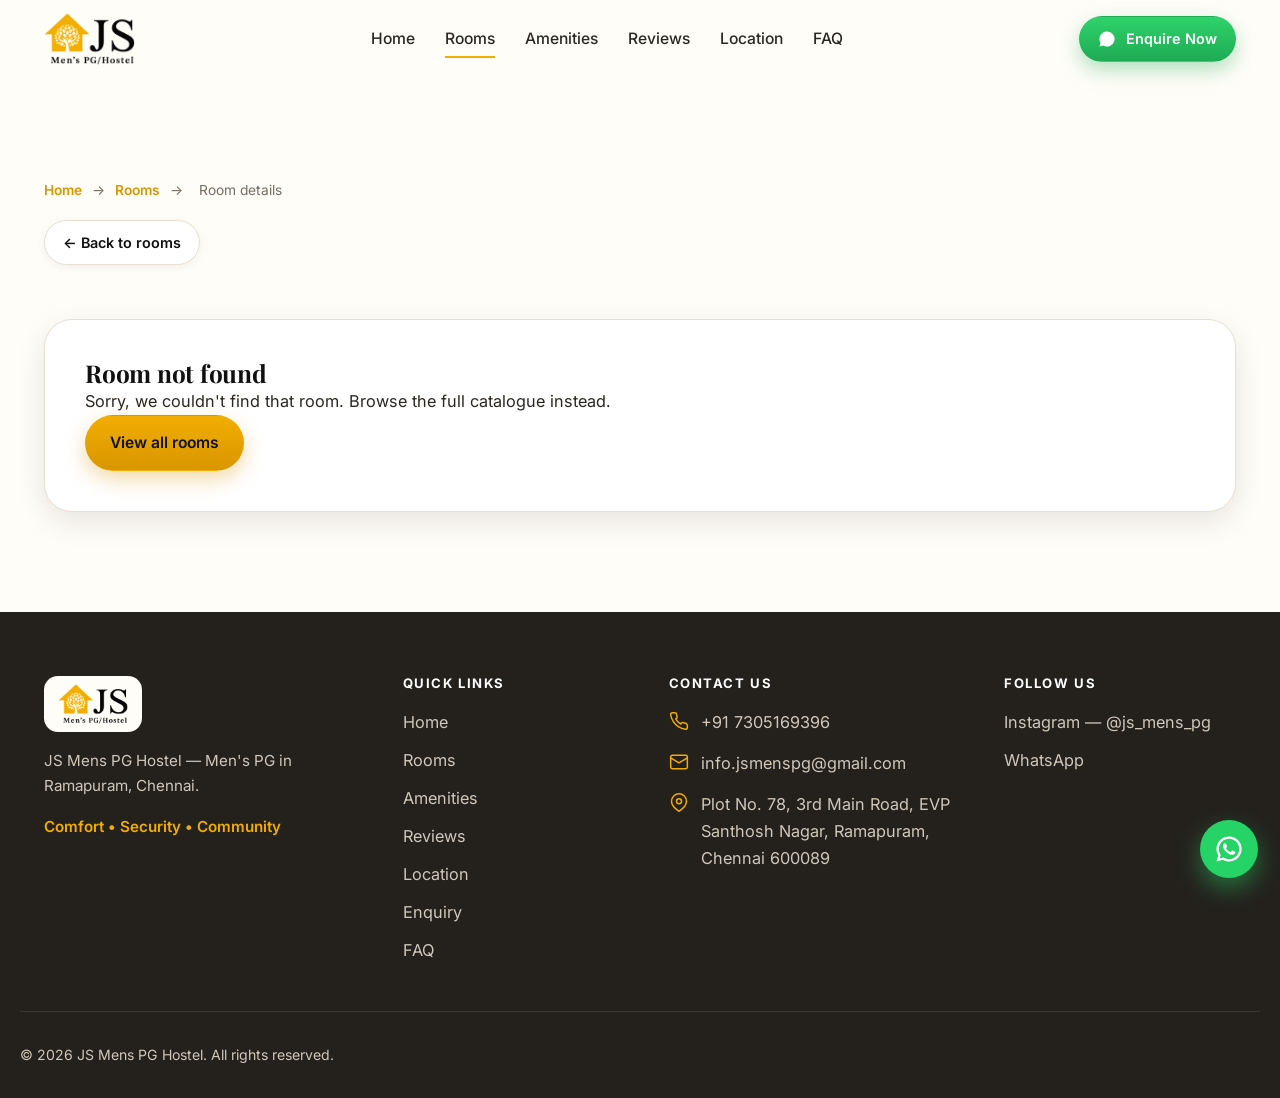
<file: room.html>
<!doctype html>
<html lang="en-IN">
<head>
<meta charset="UTF-8" />
<meta name="viewport" content="width=device-width, initial-scale=1.0" />
<meta name="theme-color" content="#f2ad00" />
<title>Room Details | Men's PG in Ramapuram, Chennai | JS Mens PG</title>
<meta name="description" content="Room photographs, monthly rent, security deposit and confirmed facilities for men's PG rooms at JS Mens PG, Ramapuram, Chennai. Enquire on WhatsApp." />
<meta name="robots" content="index, follow" />
<meta name="author" content="JS Mens PG Hostel" />
<link rel="canonical" href="https://jsmenspg.vercel.app/rooms.html" />
<meta property="og:type" content="website" />
<meta property="og:site_name" content="JS Mens PG Hostel" />
<meta property="og:locale" content="en_IN" />
<meta property="og:url" content="https://jsmenspg.vercel.app/rooms.html" />
<meta property="og:title" content="Room Details | Men's PG in Ramapuram, Chennai | JS Mens PG" />
<meta property="og:description" content="Room photographs, rent, deposit and facilities at JS Mens PG, Ramapuram, Chennai." />
<meta property="og:image" content="https://jsmenspg.vercel.app/assets/4_sharing_main.png" />
<meta name="twitter:card" content="summary_large_image" />
<meta name="twitter:title" content="Room Details | Men's PG in Ramapuram, Chennai | JS Mens PG" />
<meta name="twitter:description" content="Room photographs, rent, deposit and facilities at JS Mens PG, Ramapuram, Chennai." />
<meta name="twitter:image" content="https://jsmenspg.vercel.app/assets/4_sharing_main.png" />
<link rel="preconnect" href="https://fonts.googleapis.com" />
<link rel="preconnect" href="https://fonts.gstatic.com" crossorigin />
<link href="https://fonts.googleapis.com/css2?family=Playfair+Display:wght@600;700;800&family=Inter:wght@400;500;600;700&display=swap" rel="stylesheet" />
<link rel="stylesheet" href="styles.css?v=36" />
<script type="application/ld+json">
{
  "@context": "https://schema.org",
  "@type": "BreadcrumbList",
  "itemListElement": [
    { "@type": "ListItem", "position": 1, "name": "Home", "item": "https://jsmenspg.vercel.app/" },
    { "@type": "ListItem", "position": 2, "name": "Rooms", "item": "https://jsmenspg.vercel.app/rooms.html" },
    { "@type": "ListItem", "position": 3, "name": "Room details", "item": "https://jsmenspg.vercel.app/room.html" }
  ]
}
</script>
</head>
<body data-room-detail>
<div class="scroll-progress" id="scrollProgress" aria-hidden="true"></div>
<a class="skip-link" href="#roomDetail">Skip to room details</a>

<header class="site-header">
  <div class="container header-inner">
    <a class="brand" href="index.html#top" aria-label="JS Mens PG Hostel — home">
      <img src="assets/logo.png" alt="JS Mens PG Hostel logo" width="800" height="450" />
    </a>

    <nav class="nav" id="primaryNav" aria-label="Primary">
      <a href="index.html#top">Home</a>
      <a href="rooms.html" class="is-active">Rooms</a>
      <a href="index.html#amenities">Amenities</a>
      <a href="index.html#reviews">Reviews</a>
      <a href="index.html#location">Location</a>
      <a href="index.html#faq">FAQ</a>
    </nav>

    <div class="header-cta">
      <a class="btn btn--whatsapp btn--sm" id="headerWaBtn" href="#">
        <svg viewBox="0 0 24 24" fill="currentColor" aria-hidden="true"><path d="M12 2a10 10 0 0 0-8.6 15.1L2 22l5.05-1.36A10 10 0 1 0 12 2z"/></svg>
        Enquire Now
      </a>
      <button class="menu-toggle" id="menuToggle" aria-label="Open menu" aria-expanded="false" aria-controls="primaryNav"><span></span></button>
    </div>
  </div>
</header>

<main id="top">
  <section class="section">
    <div class="container">
      <nav class="breadcrumbs" aria-label="Breadcrumb" style="margin-bottom:18px;">
        <a href="index.html">Home</a> <span aria-hidden="true">→</span> <a href="rooms.html">Rooms</a> <span aria-hidden="true">→</span> <span aria-current="page">Room details</span>
      </nav>

      <section id="roomDetail" aria-live="polite">
        <a class="btn btn--ghost btn--sm detail-back" id="detailBack" href="rooms.html">← Back to rooms</a>
        <div id="detailBody"></div>
      </section>
    </div>
  </section>
</main>

<footer class="site-footer">
  <div class="container footer-grid">
    <div class="footer-brand">
      <a class="brand" href="index.html#top"><img src="assets/logo.png" alt="JS Mens PG Hostel logo" width="800" height="450" /></a>
      <p>JS Mens PG Hostel — Men's PG in Ramapuram, Chennai.</p>
      <p class="footer-tag">Comfort • Security • Community</p>
    </div>

    <div>
      <h4>Quick Links</h4>
      <ul class="footer-links">
        <li><a href="index.html#top">Home</a></li>
        <li><a href="rooms.html">Rooms</a></li>
        <li><a href="index.html#amenities">Amenities</a></li>
        <li><a href="index.html#reviews">Reviews</a></li>
        <li><a href="index.html#location">Location</a></li>
        <li><a href="index.html#enquiry">Enquiry</a></li>
        <li><a href="index.html#faq">FAQ</a></li>
      </ul>
    </div>

    <div>
      <h4>Contact Us</h4>
      <ul class="footer-contact">
        <li><svg class="ico" viewBox="0 0 24 24" fill="none" stroke="currentColor" stroke-width="1.8" stroke-linecap="round" stroke-linejoin="round" aria-hidden="true"><path d="M22 16.9v3a2 2 0 0 1-2.2 2 19.8 19.8 0 0 1-8.6-3.1 19.5 19.5 0 0 1-6-6A19.8 19.8 0 0 1 2 4.2 2 2 0 0 1 4 2h3a2 2 0 0 1 2 1.7c.1 1 .4 1.9.7 2.8a2 2 0 0 1-.5 2.1L8 9.6a16 16 0 0 0 6 6l1-1.2a2 2 0 0 1 2.1-.5c.9.3 1.8.6 2.8.7a2 2 0 0 1 1.7 2z"/></svg><a id="footerPhoneLink" href="#">+91 7305169396</a></li>
        <li><svg class="ico" viewBox="0 0 24 24" fill="none" stroke="currentColor" stroke-width="1.8" stroke-linecap="round" stroke-linejoin="round" aria-hidden="true"><rect x="2" y="4" width="20" height="16" rx="2"/><path d="m2 7 10 6 10-6"/></svg><a id="footerEmail" href="mailto:info.jsmenspg@gmail.com">info.jsmenspg@gmail.com</a></li>
        <li><svg class="ico" viewBox="0 0 24 24" fill="none" stroke="currentColor" stroke-width="1.8" stroke-linecap="round" stroke-linejoin="round" aria-hidden="true"><path d="M21 10c0 6-9 12-9 12s-9-6-9-12a9 9 0 0 1 18 0z"/><circle cx="12" cy="10" r="3"/></svg><span>Plot No. 78, 3rd Main Road, EVP Santhosh Nagar, Ramapuram, Chennai 600089</span></li>
      </ul>
    </div>

    <div>
      <h4>Follow Us</h4>
      <ul class="footer-links">
        <li><a href="https://www.instagram.com/js_mens_pg/" target="_blank" rel="noopener noreferrer">Instagram — @js_mens_pg</a></li>
        <li><a id="footerWaLink" href="#" target="_blank" rel="noopener">WhatsApp</a></li>
      </ul>
    </div>
  </div>

  <div class="container footer-bottom">
    <span>© <span id="year"></span> JS Mens PG Hostel. All rights reserved.</span>
    <a class="to-top" id="toTop" href="#top">Back to top ↑</a>
  </div>
</footer>

<a class="fab-wa" id="fabWaBtn" href="#" aria-label="Enquire on WhatsApp" target="_blank" rel="noopener">
  <svg viewBox="0 0 24 24" fill="currentColor" aria-hidden="true"><path d="M12 2a10 10 0 0 0-8.6 15.1L2 22l5.05-1.36A10 10 0 1 0 12 2zm0 18.2a8.17 8.17 0 0 1-4.17-1.14l-.3-.18-3 .8.8-2.93-.2-.3A8.2 8.2 0 1 1 12 20.2zm4.5-6.13c-.24-.12-1.44-.71-1.66-.79-.22-.08-.38-.12-.55.12-.16.24-.63.79-.77.95-.14.16-.28.18-.52.06-.24-.12-1.02-.38-1.94-1.2-.72-.64-1.2-1.43-1.34-1.67-.14-.24-.02-.37.1-.49.11-.11.24-.28.36-.42.12-.14.16-.24.24-.4.08-.16.04-.3-.02-.42-.06-.12-.55-1.33-.76-1.82-.2-.48-.4-.42-.55-.42h-.47c-.16 0-.42.06-.64.3-.22.24-.85.83-.85 2.02 0 1.19.87 2.34 1 2.5.12.16 1.7 2.6 4.13 3.64.58.25 1.03.4 1.38.51.58.18 1.11.16 1.53.1.47-.07 1.44-.59 1.64-1.16.2-.57.2-1.06.14-1.16-.06-.1-.22-.16-.46-.28z"/></svg>
</a>

<script src="script.js?v=36" defer></script>
<script src="rooms.js?v=37" defer></script>
</body>
</html>
</file>
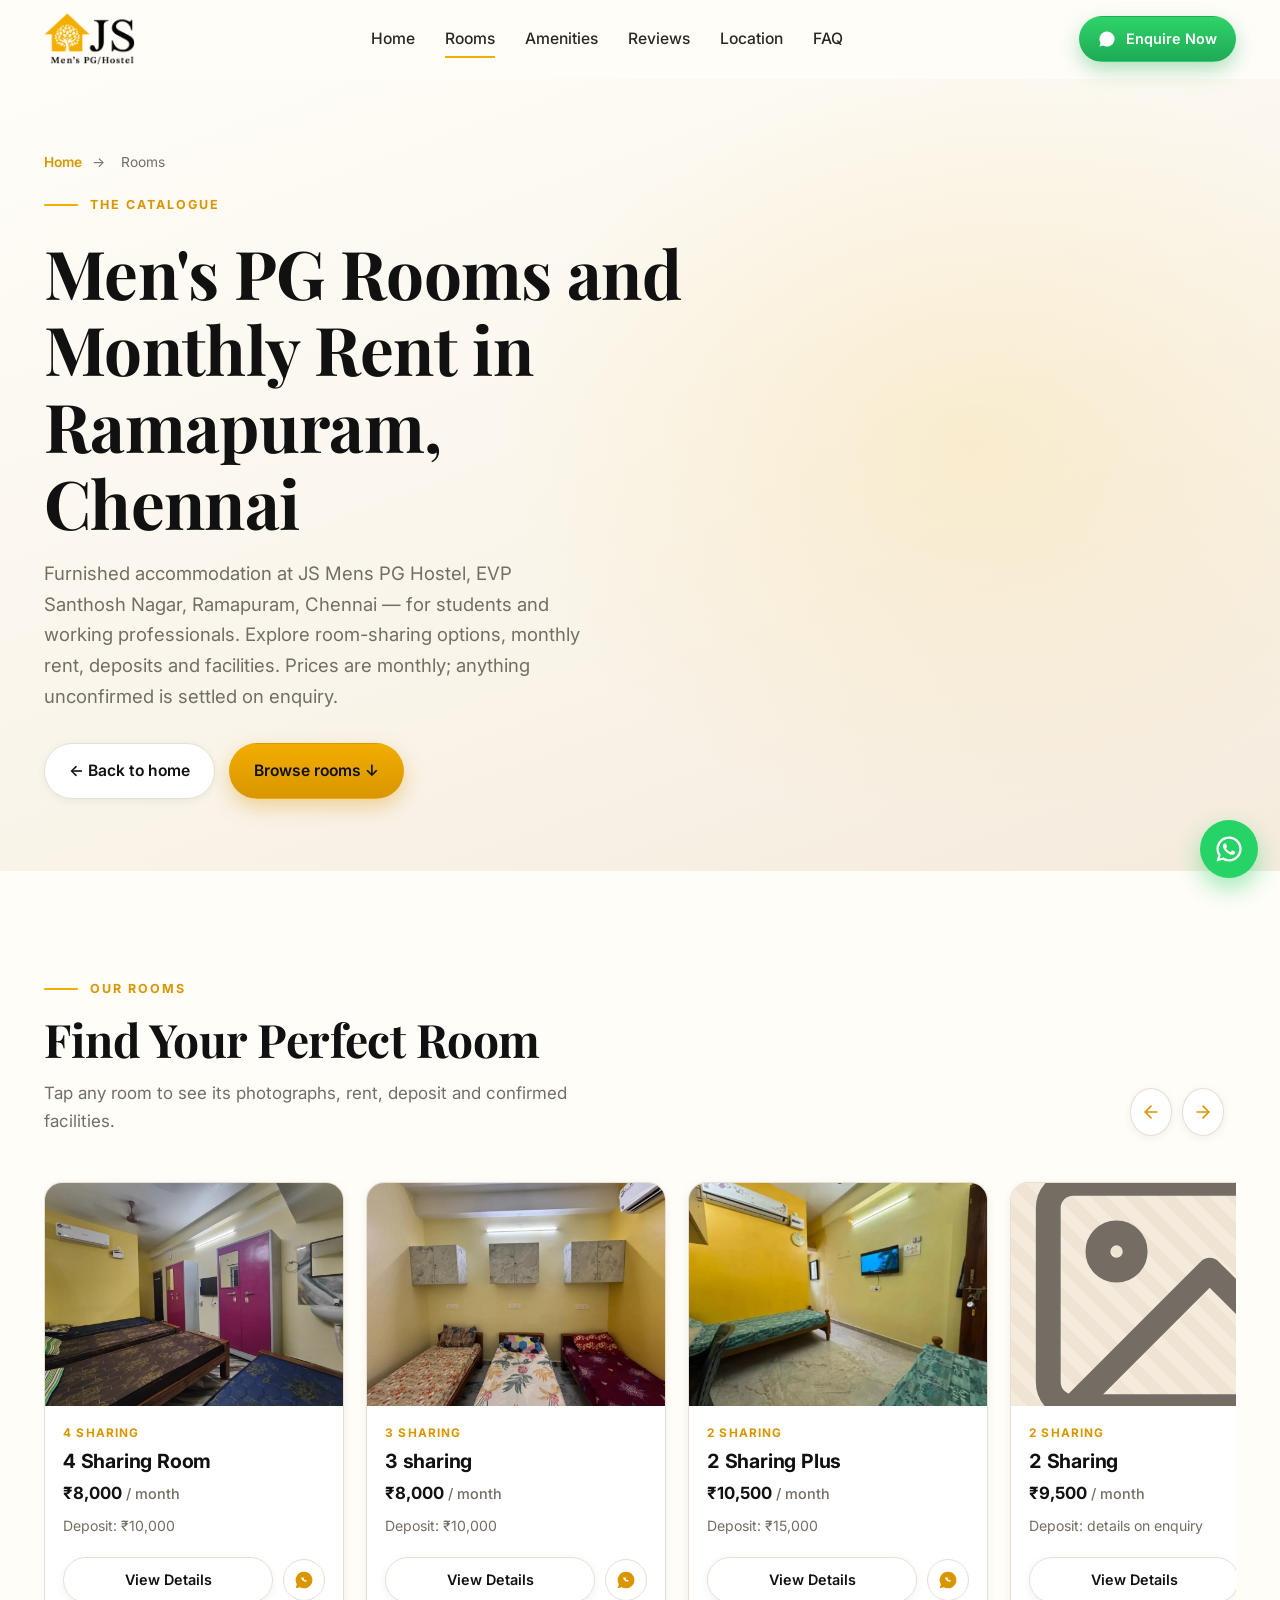
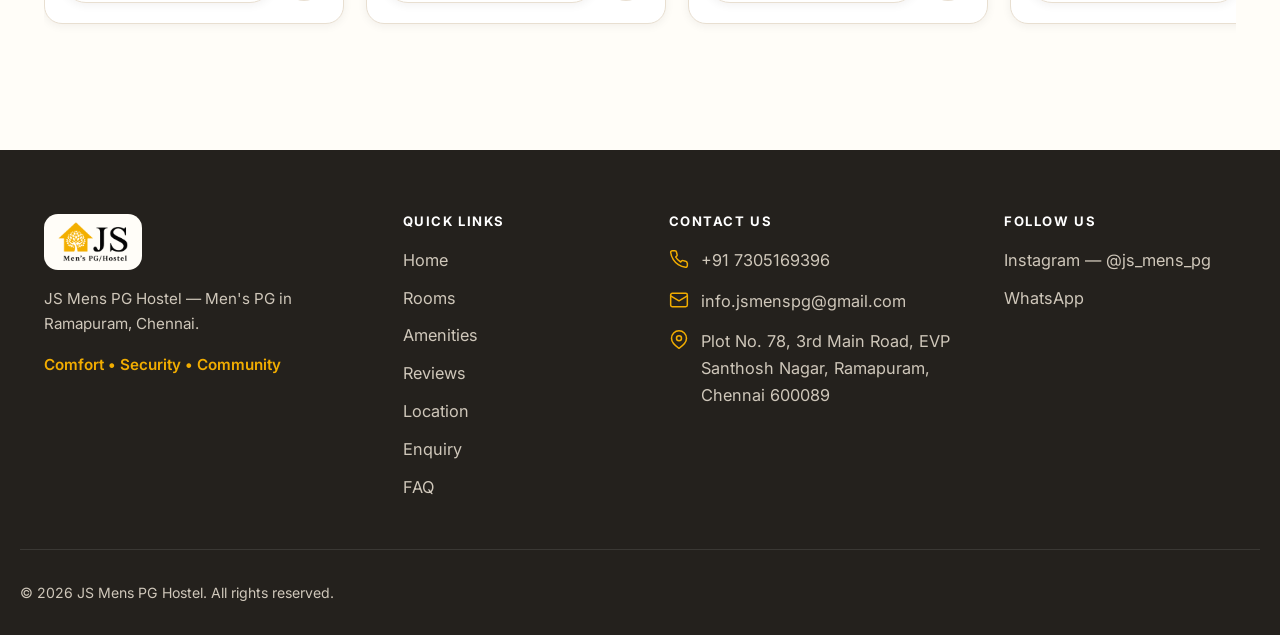
<file: rooms.html>
<!doctype html>
<html lang="en-IN">
<head>
<meta charset="UTF-8" />
<meta name="viewport" content="width=device-width, initial-scale=1.0" />
<meta name="theme-color" content="#f2ad00" />
<title>Rooms &amp; Rent | Men's PG in Ramapuram, Chennai | JS Mens PG</title>
<meta name="description" content="Explore 2, 3 and 4-sharing men's PG rooms and 1BHK units at JS Mens PG, Ramapuram, Chennai. View monthly rent, deposits and facilities. Enquire on WhatsApp." />
<meta name="robots" content="index, follow" />
<meta name="author" content="JS Mens PG Hostel" />
<link rel="canonical" href="https://jsmenspg.vercel.app/rooms.html" />
<meta property="og:type" content="website" />
<meta property="og:site_name" content="JS Mens PG Hostel" />
<meta property="og:locale" content="en_IN" />
<meta property="og:url" content="https://jsmenspg.vercel.app/rooms.html" />
<meta property="og:title" content="Rooms &amp; Rent | Men's PG in Ramapuram, Chennai | JS Mens PG" />
<meta property="og:description" content="2, 3 and 4-sharing men's PG rooms and 1BHK units at JS Mens PG, Ramapuram, Chennai. Monthly rent, deposits and facilities. Enquire on WhatsApp." />
<meta property="og:image" content="https://jsmenspg.vercel.app/assets/4_sharing_main.png" />
<meta name="twitter:card" content="summary_large_image" />
<meta name="twitter:title" content="Rooms &amp; Rent | Men's PG in Ramapuram, Chennai | JS Mens PG" />
<meta name="twitter:description" content="2, 3 and 4-sharing men's PG rooms and 1BHK units at JS Mens PG, Ramapuram, Chennai." />
<meta name="twitter:image" content="https://jsmenspg.vercel.app/assets/4_sharing_main.png" />
<link rel="preconnect" href="https://fonts.googleapis.com" />
<link rel="preconnect" href="https://fonts.gstatic.com" crossorigin />
<link href="https://fonts.googleapis.com/css2?family=Playfair+Display:wght@600;700;800&family=Inter:wght@400;500;600;700&display=swap" rel="stylesheet" />
<link rel="stylesheet" href="styles.css?v=36" />
<script type="application/ld+json">
{
  "@context": "https://schema.org",
  "@graph": [
    {
      "@type": "BreadcrumbList",
      "itemListElement": [
        { "@type": "ListItem", "position": 1, "name": "Home", "item": "https://jsmenspg.vercel.app/" },
        { "@type": "ListItem", "position": 2, "name": "Rooms", "item": "https://jsmenspg.vercel.app/rooms.html" }
      ]
    },
    {
      "@type": "LodgingBusiness",
      "@id": "https://jsmenspg.vercel.app/#business",
      "name": "JS Mens PG Hostel",
      "url": "https://jsmenspg.vercel.app/",
      "telephone": "+917305169396",
      "email": "info.jsmenspg@gmail.com",
      "address": {
        "@type": "PostalAddress",
        "streetAddress": "Plot No. 78, 3rd Main Road, EVP Santhosh Nagar, Ramapuram",
        "addressLocality": "Chennai",
        "addressRegion": "Tamil Nadu",
        "postalCode": "600089",
        "addressCountry": "IN"
      }
    },
    {
      "@type": "ItemList",
      "name": "Men's PG room types and monthly rent",
      "itemListElement": [
        { "@type": "ListItem", "position": 1, "item": { "@type": "Offer", "name": "4 Sharing Room", "price": "8000", "priceCurrency": "INR", "description": "4-sharing men's PG room in Ramapuram, Chennai." } },
        { "@type": "ListItem", "position": 2, "item": { "@type": "Offer", "name": "3 sharing", "price": "8000", "priceCurrency": "INR", "description": "3-sharing men's PG room in Ramapuram, Chennai." } },
        { "@type": "ListItem", "position": 3, "item": { "@type": "Offer", "name": "2 Sharing Plus", "price": "10500", "priceCurrency": "INR", "description": "2-sharing Plus furnished men's PG room in Ramapuram, Chennai." } },
        { "@type": "ListItem", "position": 4, "item": { "@type": "Offer", "name": "2 Sharing", "price": "9500", "priceCurrency": "INR", "description": "2-sharing furnished men's PG room in Ramapuram, Chennai." } },
        { "@type": "ListItem", "position": 5, "item": { "@type": "Offer", "name": "3 Sharing Plus", "price": "9000", "priceCurrency": "INR", "description": "3-sharing Plus furnished men's PG room in Ramapuram, Chennai." } },
        { "@type": "ListItem", "position": 6, "item": { "@type": "Offer", "name": "Executive 1BHK Unit-1", "price": "7500", "priceCurrency": "INR", "description": "Executive 1BHK accommodation unit in Ramapuram, Chennai." } },
        { "@type": "ListItem", "position": 7, "item": { "@type": "Offer", "name": "1 BHK Unit-2", "price": "8500", "priceCurrency": "INR", "description": "1BHK accommodation unit in Ramapuram, Chennai." } }
      ]
    }
  ]
}
</script>
</head>
<body>
<div class="scroll-progress" id="scrollProgress" aria-hidden="true"></div>
<a class="skip-link" href="#rooms">Skip to rooms</a>

<header class="site-header">
  <div class="container header-inner">
    <a class="brand" href="index.html#top" aria-label="JS Mens PG Hostel — home">
      <img src="assets/logo.png" alt="JS Mens PG Hostel logo" width="800" height="450" />
    </a>

    <nav class="nav" id="primaryNav" aria-label="Primary">
      <a href="index.html#top">Home</a>
      <a href="rooms.html" class="is-active" aria-current="page">Rooms</a>
      <a href="index.html#amenities">Amenities</a>
      <a href="index.html#reviews">Reviews</a>
      <a href="index.html#location">Location</a>
      <a href="index.html#faq">FAQ</a>
    </nav>

    <div class="header-cta">
      <a class="btn btn--whatsapp btn--sm" id="headerWaBtn" href="#">
        <svg viewBox="0 0 24 24" fill="currentColor" aria-hidden="true"><path d="M12 2a10 10 0 0 0-8.6 15.1L2 22l5.05-1.36A10 10 0 1 0 12 2z"/></svg>
        Enquire Now
      </a>
      <button class="menu-toggle" id="menuToggle" aria-label="Open menu" aria-expanded="false" aria-controls="primaryNav"><span></span></button>
    </div>
  </div>
</header>

<main id="top">

  <section class="hero">
    <div class="container hero-grid" style="grid-template-columns:1fr;">
      <div class="hero-copy">
        <nav class="breadcrumbs" aria-label="Breadcrumb" style="margin-bottom:14px;">
          <a href="index.html">Home</a> <span aria-hidden="true">→</span> <span aria-current="page">Rooms</span>
        </nav>
        <span class="eyebrow">The catalogue</span>
        <h1>Men's PG Rooms and Monthly Rent in Ramapuram, Chennai</h1>
        <p class="hero-lede">Furnished accommodation at JS Mens PG Hostel, EVP Santhosh Nagar, Ramapuram, Chennai — for students and working professionals. Explore room-sharing options, monthly rent, deposits and facilities. Prices are monthly; anything unconfirmed is settled on enquiry.</p>
        <div class="hero-actions">
          <a class="btn btn--ghost" href="index.html#top">← Back to home</a>
          <a class="btn btn--gold" href="#rooms">Browse rooms ↓</a>
        </div>
      </div>
    </div>
  </section>

  <section class="section" id="rooms">
    <div class="container">
      <div class="section-head reveal">
        <div>
          <span class="eyebrow">Our Rooms</span>
          <h2 class="section-title">Find Your Perfect Room</h2>
          <p class="section-sub">Tap any room to see its photographs, rent, deposit and confirmed facilities.</p>
        </div>
        <div class="carousel-nav">
          <button class="icon-btn" id="carPrev" aria-label="Previous rooms"><svg viewBox="0 0 24 24" fill="none" stroke="currentColor" stroke-width="2" stroke-linecap="round" stroke-linejoin="round"><line x1="19" y1="12" x2="5" y2="12"/><polyline points="12 19 5 12 12 5"/></svg></button>
          <button class="icon-btn" id="carNext" aria-label="Next rooms"><svg viewBox="0 0 24 24" fill="none" stroke="currentColor" stroke-width="2" stroke-linecap="round" stroke-linejoin="round"><line x1="5" y1="12" x2="19" y2="12"/><polyline points="12 5 19 12 12 19"/></svg></button>
        </div>
      </div>

      <div class="carousel">
        <div class="carousel-track" id="roomGrid" role="list"></div>
      </div>
    </div>
  </section>

</main>

<footer class="site-footer">
  <div class="container footer-grid">
    <div class="footer-brand">
      <a class="brand" href="index.html#top"><img src="assets/logo.png" alt="JS Mens PG Hostel logo" width="800" height="450" /></a>
      <p>JS Mens PG Hostel — Men's PG in Ramapuram, Chennai.</p>
      <p class="footer-tag">Comfort • Security • Community</p>
    </div>

    <div>
      <h4>Quick Links</h4>
      <ul class="footer-links">
        <li><a href="index.html#top">Home</a></li>
        <li><a href="#rooms">Rooms</a></li>
        <li><a href="index.html#amenities">Amenities</a></li>
        <li><a href="index.html#reviews">Reviews</a></li>
        <li><a href="index.html#location">Location</a></li>
        <li><a href="index.html#enquiry">Enquiry</a></li>
        <li><a href="index.html#faq">FAQ</a></li>
      </ul>
    </div>

    <div>
      <h4>Contact Us</h4>
      <ul class="footer-contact">
        <li><svg class="ico" viewBox="0 0 24 24" fill="none" stroke="currentColor" stroke-width="1.8" stroke-linecap="round" stroke-linejoin="round" aria-hidden="true"><path d="M22 16.9v3a2 2 0 0 1-2.2 2 19.8 19.8 0 0 1-8.6-3.1 19.5 19.5 0 0 1-6-6A19.8 19.8 0 0 1 2 4.2 2 2 0 0 1 4 2h3a2 2 0 0 1 2 1.7c.1 1 .4 1.9.7 2.8a2 2 0 0 1-.5 2.1L8 9.6a16 16 0 0 0 6 6l1-1.2a2 2 0 0 1 2.1-.5c.9.3 1.8.6 2.8.7a2 2 0 0 1 1.7 2z"/></svg><a id="footerPhoneLink" href="#">+91 7305169396</a></li>
        <li><svg class="ico" viewBox="0 0 24 24" fill="none" stroke="currentColor" stroke-width="1.8" stroke-linecap="round" stroke-linejoin="round" aria-hidden="true"><rect x="2" y="4" width="20" height="16" rx="2"/><path d="m2 7 10 6 10-6"/></svg><a id="footerEmail" href="mailto:info.jsmenspg@gmail.com">info.jsmenspg@gmail.com</a></li>
        <li><svg class="ico" viewBox="0 0 24 24" fill="none" stroke="currentColor" stroke-width="1.8" stroke-linecap="round" stroke-linejoin="round" aria-hidden="true"><path d="M21 10c0 6-9 12-9 12s-9-6-9-12a9 9 0 0 1 18 0z"/><circle cx="12" cy="10" r="3"/></svg><span>Plot No. 78, 3rd Main Road, EVP Santhosh Nagar, Ramapuram, Chennai 600089</span></li>
      </ul>
    </div>

    <div>
      <h4>Follow Us</h4>
      <ul class="footer-links">
        <li><a href="https://www.instagram.com/js_mens_pg/" target="_blank" rel="noopener noreferrer">Instagram — @js_mens_pg</a></li>
        <li><a id="footerWaLink" href="#" target="_blank" rel="noopener">WhatsApp</a></li>
      </ul>
    </div>
  </div>

  <div class="container footer-bottom">
    <span>© <span id="year"></span> JS Mens PG Hostel. All rights reserved.</span>
    <a class="to-top" id="toTop" href="#top">Back to top ↑</a>
  </div>
</footer>

<a class="fab-wa" id="fabWaBtn" href="#" aria-label="Enquire on WhatsApp" target="_blank" rel="noopener">
  <svg viewBox="0 0 24 24" fill="currentColor" aria-hidden="true"><path d="M12 2a10 10 0 0 0-8.6 15.1L2 22l5.05-1.36A10 10 0 1 0 12 2zm0 18.2a8.17 8.17 0 0 1-4.17-1.14l-.3-.18-3 .8.8-2.93-.2-.3A8.2 8.2 0 1 1 12 20.2zm4.5-6.13c-.24-.12-1.44-.71-1.66-.79-.22-.08-.38-.12-.55.12-.16.24-.63.79-.77.95-.14.16-.28.18-.52.06-.24-.12-1.02-.38-1.94-1.2-.72-.64-1.2-1.43-1.34-1.67-.14-.24-.02-.37.1-.49.11-.11.24-.28.36-.42.12-.14.16-.24.24-.4.08-.16.04-.3-.02-.42-.06-.12-.55-1.33-.76-1.82-.2-.48-.4-.42-.55-.42h-.47c-.16 0-.42.06-.64.3-.22.24-.85.83-.85 2.02 0 1.19.87 2.34 1 2.5.12.16 1.7 2.6 4.13 3.64.58.25 1.03.4 1.38.51.58.18 1.11.16 1.53.1.47-.07 1.44-.59 1.64-1.16.2-.57.2-1.06.14-1.16-.06-.1-.22-.16-.46-.28z"/></svg>
</a>

<script src="script.js?v=36" defer></script>
<script src="rooms.js?v=37" defer></script>
</body>
</html>
</file>
<file: styles.css>
/* ==========================================================================
   JS MENS PG HOSTEL — PREMIUM GOLD / BLACK / IVORY DESIGN SYSTEM
   Complete frontend redesign. All verified business data lives in
   script.js CONFIG + rooms.js ROOMS.
   ========================================================================== */

/* ---------------------------------- Tokens -------------------------------- */
:root {
  --gold: #f2ad00;
  --gold-deep: #d99600;
  --gold-soft: #fbe6a6;
  --black: #111111;
  --charcoal: #24211d;
  --ivory: #fffdf8;
  --cream: #faf5eb;
  --beige: #f5ebdd;
  --muted: #746d63;
  --border: #e8dfd1;
  --white: #ffffff;

  --ink-body: #2b2721;
  --shadow-sm: 0 2px 10px rgba(30, 24, 8, 0.06);
  --shadow-md: 0 10px 30px rgba(30, 24, 8, 0.10);
  --shadow-lg: 0 22px 55px rgba(30, 24, 8, 0.16);

  --radius: 18px;
  --radius-sm: 12px;
  --radius-lg: 28px;

  --maxw: 1240px;
  --gutter: 24px;
  --header-h: 78px;

  --serif: "Playfair Display", Georgia, "Times New Roman", serif;
  --sans: "Inter", -apple-system, BlinkMacSystemFont, "Segoe UI", Roboto,
    Helvetica, Arial, sans-serif;

  --ease: cubic-bezier(0.22, 0.61, 0.36, 1);
}

/* --------------------------------- Reset ---------------------------------- */
*,
*::before,
*::after {
  box-sizing: border-box;
}

* {
  margin: 0;
}

html {
  scroll-behavior: smooth;
  scroll-padding-top: calc(var(--header-h) + 12px);
  -webkit-text-size-adjust: 100%;
}

body {
  font-family: var(--sans);
  color: var(--ink-body);
  background: var(--ivory);
  line-height: 1.65;
  font-size: 1.02rem;
  -webkit-font-smoothing: antialiased;
  overflow-x: hidden;
}

img {
  max-width: 100%;
  display: block;
}

a {
  color: inherit;
  text-decoration: none;
}

button {
  font-family: inherit;
  cursor: pointer;
}

h1,
h2,
h3,
h4 {
  font-family: var(--serif);
  color: var(--black);
  line-height: 1.14;
  font-weight: 700;
  letter-spacing: -0.01em;
}

:focus-visible {
  outline: 3px solid var(--gold);
  outline-offset: 2px;
  border-radius: 4px;
}

/* --------------------------------- Layout --------------------------------- */
.container {
  width: 100%;
  max-width: var(--maxw);
  margin-inline: auto;
  padding-inline: var(--gutter);
}

.section {
  padding-block: clamp(56px, 8vw, 100px);
}

.section--cream {
  background: var(--cream);
}

.section--beige {
  background: var(--beige);
}

.eyebrow {
  display: inline-flex;
  align-items: center;
  gap: 12px;
  font-family: var(--sans);
  font-size: 0.78rem;
  font-weight: 700;
  letter-spacing: 0.16em;
  text-transform: uppercase;
  color: var(--gold-deep);
}

.eyebrow::before {
  content: "";
  width: 34px;
  height: 2px;
  background: var(--gold);
  border-radius: 2px;
}

.section-title {
  font-size: clamp(1.9rem, 3.6vw, 2.9rem);
  margin-top: 14px;
}

.section-sub {
  color: var(--muted);
  max-width: 52ch;
  margin-top: 14px;
  font-size: 1.06rem;
}

.section-head {
  display: flex;
  align-items: flex-end;
  justify-content: space-between;
  gap: 24px;
  flex-wrap: wrap;
}

/* --------------------------------- Buttons -------------------------------- */
.btn {
  display: inline-flex;
  align-items: center;
  justify-content: center;
  gap: 10px;
  padding: 14px 24px;
  border-radius: 999px;
  font-weight: 600;
  font-size: 0.98rem;
  border: 1.5px solid transparent;
  transition: transform 0.18s var(--ease), box-shadow 0.18s var(--ease),
    background 0.18s var(--ease), color 0.18s var(--ease);
  white-space: nowrap;
}

.btn svg {
  width: 18px;
  height: 18px;
}

.btn--gold {
  background: linear-gradient(180deg, var(--gold), var(--gold-deep));
  color: var(--black);
  box-shadow: 0 8px 20px rgba(217, 150, 0, 0.35);
}

.btn--gold:hover {
  transform: translateY(-2px);
  box-shadow: 0 12px 26px rgba(217, 150, 0, 0.45);
}

.btn--ghost {
  background: var(--white);
  color: var(--black);
  border-color: var(--border);
  box-shadow: var(--shadow-sm);
}

.btn--ghost:hover {
  transform: translateY(-2px);
  border-color: var(--gold);
}

.btn--dark {
  background: var(--black);
  color: var(--white);
}

.btn--dark:hover {
  transform: translateY(-2px);
  background: var(--charcoal);
}

.btn--whatsapp {
  background: linear-gradient(180deg, #2fd36b, #1faa54);
  color: #fff;
  box-shadow: 0 8px 20px rgba(31, 170, 84, 0.35);
}

.btn--whatsapp:hover {
  transform: translateY(-2px);
  box-shadow: 0 12px 26px rgba(31, 170, 84, 0.45);
}

.btn--call {
  background: linear-gradient(180deg, #3b82f6, #1d5fd0);
  color: #fff;
  box-shadow: 0 8px 20px rgba(29, 95, 208, 0.35);
}

.btn--call:hover {
  transform: translateY(-2px);
  box-shadow: 0 12px 26px rgba(29, 95, 208, 0.45);
}

.btn--sm {
  padding: 10px 18px;
  font-size: 0.9rem;
}

/* --------------------------------- Header --------------------------------- */
.site-header {
  position: sticky;
  top: 0;
  z-index: 100;
  background: rgba(255, 253, 248, 0.92);
  backdrop-filter: saturate(1.4) blur(8px);
  border-bottom: 1px solid transparent;
  transition: box-shadow 0.25s var(--ease), border-color 0.25s var(--ease);
}

.site-header.is-scrolled {
  border-bottom-color: var(--border);
  box-shadow: var(--shadow-sm);
}

.header-inner {
  height: var(--header-h);
  display: flex;
  align-items: center;
  justify-content: space-between;
  gap: 24px;
}

.brand {
  display: flex;
  align-items: center;
  gap: 12px;
}

.brand img {
  height: 52px;
  width: auto;
}

.nav {
  display: flex;
  align-items: center;
  gap: 30px;
}

.nav a {
  font-weight: 500;
  font-size: 0.98rem;
  color: var(--ink-body);
  position: relative;
  padding: 6px 0;
}

.nav a::after {
  content: "";
  position: absolute;
  left: 0;
  bottom: 0;
  height: 2px;
  width: 0;
  background: var(--gold);
  transition: width 0.22s var(--ease);
}

.nav a:hover::after,
.nav a.is-active::after {
  width: 100%;
}

.header-cta {
  display: flex;
  align-items: center;
  gap: 14px;
}

.menu-toggle {
  display: none;
  width: 46px;
  height: 46px;
  border-radius: 12px;
  border: 1px solid var(--border);
  background: var(--white);
  align-items: center;
  justify-content: center;
}

.menu-toggle span,
.menu-toggle span::before,
.menu-toggle span::after {
  content: "";
  display: block;
  width: 20px;
  height: 2px;
  background: var(--black);
  position: relative;
  transition: transform 0.2s var(--ease), opacity 0.2s var(--ease);
}

.menu-toggle span::before {
  position: absolute;
  top: -6px;
}

.menu-toggle span::after {
  position: absolute;
  top: 6px;
}

.menu-toggle[aria-expanded="true"] span {
  background: transparent;
}

.menu-toggle[aria-expanded="true"] span::before {
  transform: translateY(6px) rotate(45deg);
}

.menu-toggle[aria-expanded="true"] span::after {
  transform: translateY(-6px) rotate(-45deg);
}

/* ---------------------------------- Hero ---------------------------------- */
.hero {
  position: relative;
  overflow: hidden;
  isolation: isolate;
  display: flex;
  align-items: center;
  min-height: clamp(560px, 88vh, 860px);
  background:
    radial-gradient(60% 78% at 76% 46%, rgba(242, 173, 0, 0.12) 0%, rgba(242, 173, 0, 0) 62%),
    linear-gradient(160deg, var(--ivory) 0%, var(--cream) 55%, var(--beige) 100%);
}

.hero-mark {
  position: absolute;
  top: 50%;
  right: clamp(28px, 4vw, 72px);
  width: clamp(280px, 40vw, 560px);
  height: auto;
  transform: translateY(-50%);
  opacity: 0.9;
  z-index: 0;
  pointer-events: none;
  will-change: transform, opacity;
}

.hero-inner {
  position: relative;
  z-index: 1;
  padding-block: clamp(48px, 7vw, 90px);
}

.hero-copy {
  max-width: 660px;
}

.hero .eyebrow {
  color: var(--gold-deep);
}

.hero h1 {
  font-size: clamp(2.4rem, 5.4vw, 4.2rem);
  margin-top: 18px;
  color: var(--black);
}

.hero h1 .accent {
  color: var(--gold-deep);
}

.hero h1 .hero-sub {
  display: block;
  margin-top: 16px;
  font-family: var(--sans);
  font-size: clamp(0.98rem, 1.5vw, 1.16rem);
  font-weight: 500;
  line-height: 1.45;
  letter-spacing: 0;
  color: var(--muted);
  max-width: 44ch;
}

.hero-lede {
  color: var(--muted);
  font-size: 1.16rem;
  margin-top: 18px;
  max-width: 46ch;
}

.hero-actions {
  display: flex;
  gap: 14px;
  margin-top: 32px;
  flex-wrap: wrap;
}

.hero-benefits {
  display: grid;
  grid-template-columns: repeat(4, 1fr);
  gap: 18px;
  margin-top: 44px;
  padding-top: 28px;
  border-top: 1px solid var(--border);
}

.benefit {
  display: flex;
  flex-direction: column;
  align-items: center;
  gap: 8px;
  text-align: center;
  font-size: 0.86rem;
  font-weight: 600;
  color: var(--charcoal);
}

.benefit .ico {
  width: 40px;
  height: 40px;
  color: var(--gold-deep);
}

/* ----------------------------- Room carousel ------------------------------ */
.carousel {
  margin-top: 40px;
  position: relative;
}

.carousel-track {
  display: flex;
  gap: 22px;
  overflow-x: auto;
  scroll-snap-type: x mandatory;
  padding: 6px 4px 26px;
  scrollbar-width: none;
  -webkit-overflow-scrolling: touch;
}

.carousel-track::-webkit-scrollbar {
  display: none;
}

.room-card {
  flex: 0 0 clamp(258px, 26vw, 300px);
  scroll-snap-align: start;
  background: var(--white);
  border: 1px solid var(--border);
  border-radius: var(--radius);
  overflow: hidden;
  box-shadow: var(--shadow-sm);
  display: flex;
  flex-direction: column;
  transition: transform 0.22s var(--ease), box-shadow 0.22s var(--ease);
}

.room-card:hover {
  transform: translateY(-6px);
  box-shadow: var(--shadow-md);
}

.room-card__photo {
  aspect-ratio: 4 / 3;
  background: var(--beige);
  position: relative;
  overflow: hidden;
}

.room-card__photo img {
  width: 100%;
  height: 100%;
  object-fit: cover;
}

.room-card__photo .no-photo {
  position: absolute;
  inset: 0;
  display: grid;
  place-items: center;
  color: var(--muted);
  background: repeating-linear-gradient(
    45deg,
    var(--beige),
    var(--beige) 12px,
    #efe4d3 12px,
    #efe4d3 24px
  );
}

.room-card__body {
  padding: 18px 18px 20px;
  display: flex;
  flex-direction: column;
  gap: 6px;
  flex: 1;
}

.room-card__type {
  font-size: 0.74rem;
  font-weight: 700;
  letter-spacing: 0.1em;
  text-transform: uppercase;
  color: var(--gold-deep);
}

.room-card__name {
  font-family: var(--sans);
  font-size: 1.22rem;
  font-variant-numeric: lining-nums tabular-nums;
}

.room-card__price {
  font-weight: 700;
  color: var(--black);
  font-size: 1.05rem;
  margin-top: 2px;
}

.room-card__price span {
  font-weight: 500;
  color: var(--muted);
  font-size: 0.9rem;
}

.room-card__deposit {
  font-size: 0.88rem;
  color: var(--muted);
}

.room-card__foot {
  margin-top: auto;
  padding-top: 14px;
  display: flex;
  align-items: center;
  gap: 10px;
}

.room-card__foot .btn {
  flex: 1;
}

.icon-btn {
  width: 42px;
  height: 42px;
  flex: 0 0 42px;
  border-radius: 50%;
  border: 1px solid var(--border);
  background: var(--white);
  display: grid;
  place-items: center;
  color: var(--gold-deep);
  transition: background 0.18s var(--ease), color 0.18s var(--ease);
}

.icon-btn:hover {
  background: var(--gold);
  color: var(--black);
}

.icon-btn svg {
  width: 20px;
  height: 20px;
}

.carousel-nav {
  display: flex;
  gap: 10px;
}

.carousel-nav .icon-btn {
  width: 48px;
  height: 48px;
  box-shadow: var(--shadow-sm);
}

.carousel-nav .icon-btn:disabled {
  opacity: 0.4;
  cursor: default;
  background: var(--white);
  color: var(--muted);
}

/* -------------------------------- Amenities ------------------------------- */
.amenities-grid {
  display: grid;
  grid-template-columns: repeat(4, 1fr);
  gap: 20px;
  margin-top: 44px;
}

.amenity {
  background: var(--cream);
  border: 1px solid var(--border);
  border-radius: var(--radius);
  padding: 22px 16px;
  text-align: center;
  display: flex;
  flex-direction: column;
  align-items: center;
  gap: 10px;
  transition: transform 0.2s var(--ease), box-shadow 0.2s var(--ease);
}

.amenity:hover {
  transform: translateY(-4px);
  box-shadow: var(--shadow-md);
}

.amenity .ico {
  width: 40px;
  height: 40px;
  color: var(--gold-deep);
}

.amenity h3 {
  font-family: var(--sans);
  font-size: 0.95rem;
  font-weight: 700;
  color: var(--black);
}

.amenity-photo-band {
  display: grid;
  grid-template-columns: repeat(3, 1fr);
  gap: 20px;
  margin-top: 28px;
}

.amenity-photo {
  border-radius: var(--radius);
  overflow: hidden;
  box-shadow: var(--shadow-sm);
  aspect-ratio: 4 / 3;
  position: relative;
}

.amenity-photo img {
  width: 100%;
  height: 100%;
  object-fit: cover;
}

.amenity-photo figcaption {
  position: absolute;
  left: 0;
  right: 0;
  bottom: 0;
  padding: 22px 16px 12px;
  background: linear-gradient(transparent, rgba(17, 17, 17, 0.72));
  color: var(--white);
  font-size: 0.86rem;
  font-weight: 600;
}

/* --------------------------------- Reviews -------------------------------- */
.reviews {
  background: var(--cream);
}

.reviews-summary {
  display: flex;
  align-items: center;
  gap: 14px;
  margin-top: 20px;
}

.google-badge {
  display: inline-flex;
  align-items: center;
  gap: 8px;
  font-weight: 700;
  color: var(--black);
}

.google-badge .g {
  font-family: var(--sans);
  font-weight: 800;
}

.justdial-badge {
  display: inline-flex;
  align-items: center;
  gap: 8px;
  font-weight: 700;
  color: var(--black);
}

.justdial-badge .jd-dot {
  width: 12px;
  height: 12px;
  border-radius: 50%;
  background: #0a8f4e;
}

.reviews-carousel {
  margin-top: 40px;
}

.reviews-viewport {
  position: relative;
  display: grid;
  place-items: center;
}

.review-card {
  grid-area: 1 / 1;
  display: flex;
  flex-direction: column;
  align-items: center;
  text-align: center;
  gap: 16px;
  width: 100%;
  max-width: 760px;
  margin: 0;
  background: var(--ivory);
  border: 1px solid var(--border);
  border-radius: var(--radius);
  box-shadow: var(--shadow-md);
  padding: clamp(26px, 4vw, 44px) clamp(20px, 4vw, 48px);
  opacity: 0;
  visibility: hidden;
  transform: translateY(14px);
  transition: opacity 0.55s var(--ease), transform 0.55s var(--ease),
    visibility 0s linear 0.55s;
}

.review-card.is-active {
  opacity: 1;
  visibility: visible;
  transform: none;
  transition: opacity 0.55s var(--ease), transform 0.55s var(--ease);
}

.review-card::before {
  content: "\201C";
  font-family: var(--serif);
  font-size: 3.4rem;
  line-height: 0.6;
  color: var(--gold-soft);
  margin-bottom: 4px;
}

.review-head {
  display: flex;
  align-items: center;
  gap: 13px;
}

.review-avatar {
  width: 46px;
  height: 46px;
  flex: 0 0 46px;
  border-radius: 50%;
  display: grid;
  place-items: center;
  font-family: var(--serif);
  font-weight: 800;
  font-size: 1.35rem;
  color: var(--gold-deep);
  background: radial-gradient(circle at 35% 30%, var(--gold-soft), var(--gold));
  box-shadow: var(--shadow-sm);
}

.review-id {
  display: flex;
  flex-direction: column;
  align-items: flex-start;
  text-align: left;
}

.review-name {
  font-weight: 700;
  color: var(--black);
  font-size: 1.02rem;
}

.review-sub {
  font-size: 0.78rem;
  color: var(--muted);
}

.review-stars {
  display: flex;
  gap: 3px;
  color: var(--gold);
}

.review-stars .star {
  width: 19px;
  height: 19px;
}

.review-stars .star.is-empty {
  color: var(--border);
}

.review-text {
  font-family: var(--serif);
  font-size: clamp(1.18rem, 2.3vw, 1.5rem);
  line-height: 1.5;
  color: var(--charcoal);
  max-width: 640px;
  margin: 0;
}

.reviews-dots {
  display: flex;
  justify-content: center;
  gap: 10px;
  margin-top: 22px;
}

.review-dot {
  width: 9px;
  height: 9px;
  padding: 0;
  border: none;
  border-radius: 50%;
  background: var(--border);
  cursor: pointer;
  transition: background 0.3s var(--ease), transform 0.3s var(--ease);
}

.review-dot.is-active {
  background: var(--gold);
  transform: scale(1.3);
}

.reviews-link {
  display: block;
  text-align: center;
  margin-top: 20px;
  font-weight: 600;
  font-size: 0.92rem;
  color: var(--gold-deep);
}

.reviews-link:hover {
  color: var(--black);
}

/* --------------------------------- Location ------------------------------- */
.location-grid {
  display: grid;
  grid-template-columns: 1fr 1.1fr;
  gap: 34px;
  align-items: stretch;
  margin-top: 40px;
}

.address-card {
  background: var(--white);
  border: 1px solid var(--border);
  border-radius: var(--radius);
  padding: 26px;
  box-shadow: var(--shadow-sm);
}

.address-card .label {
  font-size: 0.78rem;
  font-weight: 700;
  letter-spacing: 0.12em;
  text-transform: uppercase;
  color: var(--gold-deep);
}

.address-card address {
  font-style: normal;
  font-size: 1.1rem;
  color: var(--black);
  margin-top: 10px;
  font-weight: 600;
}

.landmarks {
  list-style: none;
  padding: 0;
  margin: 22px 0 0;
  display: grid;
  grid-template-columns: 1fr 1fr;
  gap: 12px 18px;
}

.landmarks li {
  display: flex;
  align-items: center;
  gap: 10px;
  color: var(--ink-body);
  font-size: 0.96rem;
}

.landmarks li::before {
  content: "";
  width: 8px;
  height: 8px;
  border-radius: 50%;
  background: var(--gold);
  flex: 0 0 8px;
}

.landmark-groups {
  display: grid;
  gap: 22px;
  margin-top: 22px;
}

.landmark-title {
  font-family: var(--serif);
  font-size: 1.15rem;
  font-weight: 700;
  color: var(--black);
  margin: 0 0 12px;
  padding-bottom: 8px;
  position: relative;
}

.landmark-title::after {
  content: "";
  position: absolute;
  left: 0;
  bottom: 0;
  width: 40px;
  height: 3px;
  border-radius: 3px;
  background: var(--gold);
}

.landmark-group .landmarks {
  grid-template-columns: 1fr;
  margin: 0;
}

.location-actions {
  display: flex;
  gap: 12px;
  margin-top: 26px;
  flex-wrap: wrap;
}

.map-frame {
  border-radius: var(--radius);
  overflow: hidden;
  box-shadow: var(--shadow-md);
  border: 1px solid var(--border);
  min-height: 340px;
  height: 100%;
}

.map-frame iframe {
  width: 100%;
  height: 100%;
  min-height: 340px;
  border: 0;
  display: block;
}

/* --------------------------------- Enquiry -------------------------------- */
.enquiry-grid {
  display: grid;
  grid-template-columns: 1fr 1fr;
  gap: 40px;
  align-items: start;
  margin-top: 40px;
}

.contact-methods {
  display: grid;
  gap: 14px;
  margin-top: 26px;
}

.contact-method {
  display: flex;
  align-items: center;
  gap: 14px;
  background: var(--white);
  border: 1px solid var(--border);
  border-radius: var(--radius-sm);
  padding: 16px 18px;
  transition: border-color 0.18s var(--ease), transform 0.18s var(--ease);
}

.contact-method:hover {
  border-color: var(--gold);
  transform: translateX(3px);
}

.contact-method .ico {
  width: 26px;
  height: 26px;
  color: var(--gold-deep);
  flex: 0 0 26px;
}

.contact-method .m-label {
  font-size: 0.8rem;
  color: var(--muted);
  font-weight: 600;
}

.contact-method .m-value {
  font-weight: 700;
  color: var(--black);
}

.enquiry-form {
  background: var(--white);
  border: 1px solid var(--border);
  border-radius: var(--radius-lg);
  padding: 30px;
  box-shadow: var(--shadow-md);
}

.field {
  margin-bottom: 16px;
}

.field label {
  display: block;
  font-size: 0.86rem;
  font-weight: 600;
  color: var(--ink-body);
  margin-bottom: 7px;
}

.field input,
.field select,
.field textarea {
  width: 100%;
  padding: 13px 15px;
  border: 1.5px solid var(--border);
  border-radius: var(--radius-sm);
  font-family: inherit;
  font-size: 1rem;
  color: var(--ink-body);
  background: var(--ivory);
  transition: border-color 0.18s var(--ease), box-shadow 0.18s var(--ease);
}

.field textarea {
  resize: vertical;
  min-height: 110px;
}

.field input:focus,
.field select:focus,
.field textarea:focus {
  outline: none;
  border-color: var(--gold);
  box-shadow: 0 0 0 4px rgba(242, 173, 0, 0.16);
}

.field .error {
  color: #c0392b;
  font-size: 0.82rem;
  margin-top: 6px;
  display: none;
}

.field.invalid input,
.field.invalid textarea,
.field.invalid select {
  border-color: #c0392b;
}

.field.invalid .error {
  display: block;
}

.form-row {
  display: grid;
  grid-template-columns: 1fr 1fr;
  gap: 16px;
}

.form-note {
  font-size: 0.84rem;
  color: var(--muted);
  margin-top: 12px;
}

.enquiry-form .btn {
  width: 100%;
  margin-top: 6px;
}

/* ----------------------------------- FAQ ---------------------------------- */
.faq {
  margin-top: 60px;
}

.faq-list {
  margin-top: 26px;
  display: grid;
  gap: 12px;
  max-width: 860px;
}

.faq-item {
  background: var(--white);
  border: 1px solid var(--border);
  border-radius: var(--radius-sm);
  overflow: hidden;
}

.faq-item summary {
  list-style: none;
  cursor: pointer;
  padding: 18px 20px;
  font-weight: 600;
  color: var(--black);
  display: flex;
  align-items: center;
  justify-content: space-between;
  gap: 16px;
}

.faq-item summary::-webkit-details-marker {
  display: none;
}

.faq-item summary::after {
  content: "+";
  font-size: 1.4rem;
  color: var(--gold-deep);
  line-height: 1;
  transition: transform 0.2s var(--ease);
}

.faq-item[open] summary::after {
  transform: rotate(45deg);
}

.faq-item p {
  padding: 0 20px 20px;
  color: var(--muted);
}

/* ---------------------------------- Detail -------------------------------- */
.room-detail {
  background: var(--white);
  border: 1px solid var(--border);
  border-radius: var(--radius-lg);
  box-shadow: var(--shadow-md);
  padding: clamp(22px, 4vw, 40px);
  margin-top: 34px;
}

.room-detail[hidden] {
  display: none;
}

.detail-back {
  margin-bottom: 20px;
}

.detail-grid {
  display: grid;
  grid-template-columns: 1.1fr 1fr;
  gap: 30px;
  align-items: start;
}

.detail-gallery .main {
  border-radius: var(--radius);
  overflow: hidden;
  aspect-ratio: 4 / 3;
  background: var(--beige);
}

.detail-gallery .main img {
  width: 100%;
  height: 100%;
  object-fit: cover;
}

.detail-gallery .thumbs {
  display: grid;
  grid-template-columns: repeat(3, 1fr);
  gap: 12px;
  margin-top: 12px;
}

.detail-gallery .thumbs button {
  border: 2px solid var(--border);
  border-radius: 12px;
  overflow: hidden;
  padding: 0;
  background: var(--beige);
  aspect-ratio: 4 / 3;
}

.detail-gallery .thumbs button.is-active {
  border-color: var(--gold);
}

.detail-gallery .thumbs img {
  width: 100%;
  height: 100%;
  object-fit: cover;
}

.detail-info h2 {
  font-family: var(--sans);
  font-size: clamp(1.6rem, 3vw, 2.2rem);
  font-variant-numeric: lining-nums tabular-nums;
}

.detail-price {
  font-size: 1.5rem;
  font-weight: 800;
  color: var(--gold-deep);
  margin: 12px 0 4px;
}

.detail-facts {
  margin: 20px 0;
  display: grid;
  gap: 10px;
}

.detail-facts .row {
  display: flex;
  justify-content: space-between;
  gap: 16px;
  padding-bottom: 10px;
  border-bottom: 1px dashed var(--border);
}

.detail-facts .row dt {
  color: var(--muted);
  font-weight: 600;
}

.detail-facts .row dd {
  color: var(--black);
  font-weight: 600;
  text-align: right;
}

.facility-list {
  list-style: none;
  padding: 0;
  margin: 8px 0 24px;
  display: grid;
  gap: 10px;
}

.facility-list li {
  display: flex;
  align-items: flex-start;
  gap: 10px;
  color: var(--ink-body);
}

.facility-list li svg {
  width: 18px;
  height: 18px;
  color: var(--gold-deep);
  flex: 0 0 18px;
  margin-top: 3px;
}

.detail-actions {
  display: flex;
  gap: 12px;
  flex-wrap: wrap;
}

/* ---------------------------------- Footer -------------------------------- */
.site-footer {
  background: var(--charcoal);
  color: #cfc7ba;
  padding-top: 64px;
}

.footer-grid {
  display: grid;
  grid-template-columns: 1.4fr 1fr 1.3fr 1fr;
  gap: 34px;
}

.footer-brand .brand img {
  height: 56px;
  width: auto;
  background: var(--ivory);
  padding: 8px 14px;
  border-radius: 14px;
}

.footer-brand p {
  margin-top: 16px;
  font-size: 0.95rem;
  max-width: 30ch;
}

.footer-tag {
  color: var(--gold);
  font-weight: 600;
  margin-top: 10px;
}

.site-footer h4 {
  color: var(--white);
  font-family: var(--sans);
  font-size: 0.82rem;
  letter-spacing: 0.12em;
  text-transform: uppercase;
  margin-bottom: 18px;
}

.footer-links {
  list-style: none;
  padding: 0;
  display: grid;
  gap: 11px;
}

.footer-links a {
  color: #cfc7ba;
  transition: color 0.16s var(--ease);
}

.footer-links a:hover {
  color: var(--gold);
}

.footer-contact {
  list-style: none;
  padding: 0;
  display: grid;
  gap: 14px;
}

.footer-contact li {
  display: flex;
  align-items: flex-start;
  gap: 12px;
}

.footer-contact .ico {
  width: 20px;
  height: 20px;
  color: var(--gold);
  flex: 0 0 20px;
  margin-top: 2px;
}

.footer-contact a:hover {
  color: var(--gold);
}

.footer-bottom {
  margin-top: 48px;
  border-top: 1px solid rgba(255, 255, 255, 0.1);
  padding: 22px 0;
  display: flex;
  align-items: center;
  justify-content: space-between;
  gap: 16px;
  flex-wrap: wrap;
  font-size: 0.88rem;
}

.to-top {
  display: inline-flex;
  align-items: center;
  gap: 8px;
  color: var(--gold);
  font-weight: 600;
  border: 1px solid rgba(242, 173, 0, 0.4);
  border-radius: 999px;
  padding: 8px 16px;
  transition: background 0.18s var(--ease);
}

.to-top:hover {
  background: rgba(242, 173, 0, 0.12);
}

/* -------------------------------- Floating WA ----------------------------- */
.fab-wa {
  position: fixed;
  right: 22px;
  bottom: 22px;
  z-index: 90;
  width: 58px;
  height: 58px;
  border-radius: 50%;
  background: #25d366;
  color: #fff;
  display: grid;
  place-items: center;
  box-shadow: 0 10px 24px rgba(37, 211, 102, 0.45);
  transition: transform 0.18s var(--ease);
}

.fab-wa:hover {
  transform: scale(1.06);
}

.fab-wa svg {
  width: 30px;
  height: 30px;
}

/* --------------------------------- Reveal --------------------------------- */
.reveal {
  opacity: 0;
  transform: translateY(26px) scale(0.985);
  transition: opacity 0.75s cubic-bezier(0.16, 1, 0.3, 1),
    transform 0.75s cubic-bezier(0.16, 1, 0.3, 1);
}

.reveal.is-visible {
  opacity: 1;
  transform: none;
}

/* ------------------------------ Scroll progress --------------------------- */
.scroll-progress {
  position: fixed;
  top: 0;
  left: 0;
  height: 3px;
  width: 0;
  z-index: 300;
  background: linear-gradient(90deg, var(--gold), var(--gold-deep));
  box-shadow: 0 1px 8px rgba(217, 150, 0, 0.5);
  pointer-events: none;
}

/* --------------------------- Hero entrance motion ------------------------- */
@keyframes heroUp {
  from {
    opacity: 0;
    transform: translateY(26px);
  }
  to {
    opacity: 1;
    transform: none;
  }
}

.hero-copy > * {
  opacity: 0;
  animation: heroUp 0.9s cubic-bezier(0.16, 1, 0.3, 1) forwards;
}

.hero-copy > *:nth-child(1) { animation-delay: 0.12s; }
.hero-copy > *:nth-child(2) { animation-delay: 0.24s; }
.hero-copy > *:nth-child(3) { animation-delay: 0.36s; }
.hero-copy > *:nth-child(4) { animation-delay: 0.48s; }
.hero-copy > *:nth-child(5) { animation-delay: 0.6s; }

/* -------------------------------- Utilities ------------------------------- */
.breadcrumbs {
  font-size: 0.86rem;
  color: var(--muted);
}

.breadcrumbs a {
  color: var(--gold-deep);
  font-weight: 600;
}

.breadcrumbs a:hover {
  text-decoration: underline;
}

.breadcrumbs span {
  margin-inline: 6px;
}
.sr-only {
  position: absolute;
  width: 1px;
  height: 1px;
  padding: 0;
  margin: -1px;
  overflow: hidden;
  clip: rect(0, 0, 0, 0);
  white-space: nowrap;
  border: 0;
}

.skip-link {
  position: absolute;
  left: 12px;
  top: -60px;
  background: var(--black);
  color: #fff;
  padding: 10px 16px;
  border-radius: 8px;
  z-index: 200;
  transition: top 0.2s var(--ease);
}

.skip-link:focus {
  top: 12px;
}

/* -------------------------------- Responsive ------------------------------ */
@media (max-width: 980px) {
  .hero {
    min-height: clamp(520px, 92vh, 760px);
  }

  .hero-copy {
    max-width: 100%;
  }

  .hero-mark {
    width: clamp(220px, 42vw, 380px);
    opacity: 0.6;
    right: 16px;
  }

  .amenities-grid {
    grid-template-columns: repeat(3, 1fr);
    gap: 14px;
  }

  .location-grid,
  .enquiry-grid,
  .detail-grid {
    grid-template-columns: 1fr;
  }

  .footer-grid {
    grid-template-columns: 1fr 1fr;
    gap: 30px;
  }
}

@media (max-width: 820px) {
  .nav {
    position: fixed;
    inset: var(--header-h) 0 auto 0;
    flex-direction: column;
    align-items: stretch;
    gap: 4px;
    background: var(--ivory);
    border-bottom: 1px solid var(--border);
    padding: 16px var(--gutter) 22px;
    box-shadow: var(--shadow-md);
    transform: translateY(-140%);
    transition: transform 0.28s var(--ease);
  }

  .nav.is-open {
    transform: translateY(0);
  }

  .nav a {
    padding: 12px 4px;
    border-bottom: 1px solid var(--border);
  }

  .nav a::after {
    display: none;
  }

  .menu-toggle {
    display: flex;
  }

  .header-cta .btn {
    display: none;
  }
}

@media (max-width: 560px) {
  :root {
    --gutter: 18px;
    --header-h: 66px;
  }

  .brand img {
    height: 44px;
  }

  .hero {
    min-height: clamp(500px, 86vh, 680px);
  }

  .hero-inner {
    padding-block: 40px 52px;
  }

  .hero-mark {
    top: auto;
    bottom: 10px;
    right: 10px;
    transform: none;
    width: clamp(170px, 52vw, 260px);
    opacity: 0.14;
  }

  .hero h1 {
    font-size: clamp(2rem, 9vw, 2.6rem);
  }

  .hero-lede {
    font-size: 1.02rem;
  }

  .hero-actions .btn {
    flex: 1 1 auto;
    justify-content: center;
    text-align: center;
  }

  .hero-benefits {
    grid-template-columns: repeat(2, 1fr);
    gap: 22px 12px;
  }

  .amenities-grid {
    grid-template-columns: repeat(3, 1fr);
    gap: 10px;
  }

  .amenity {
    padding: 14px 6px;
    gap: 8px;
  }

  .amenity .ico {
    width: 28px;
    height: 28px;
  }

  .amenity h3 {
    font-size: 0.7rem;
    line-height: 1.2;
  }

  .amenity-photo-band {
    grid-template-columns: repeat(3, 1fr);
    gap: 8px;
    margin-top: 20px;
  }

  .amenity-photo figcaption {
    font-size: 0.62rem;
    padding: 16px 6px 6px;
    line-height: 1.2;
  }

  .form-row {
    grid-template-columns: 1fr;
  }

  .landmarks {
    grid-template-columns: 1fr;
  }

  .footer-grid {
    grid-template-columns: 1fr;
  }

  .section-head {
    align-items: flex-start;
  }

  .room-card {
    flex-basis: 82%;
  }
}

/* ------------------------------ Reduced motion ---------------------------- */
@media (prefers-reduced-motion: reduce) {
  html {
    scroll-behavior: auto;
  }

  *,
  *::before,
  *::after {
    animation-duration: 0.001ms !important;
    transition-duration: 0.001ms !important;
  }

  .reveal {
    opacity: 1;
    transform: none;
  }

  .hero-copy > * {
    opacity: 1;
    animation: none;
  }
}
</file>
